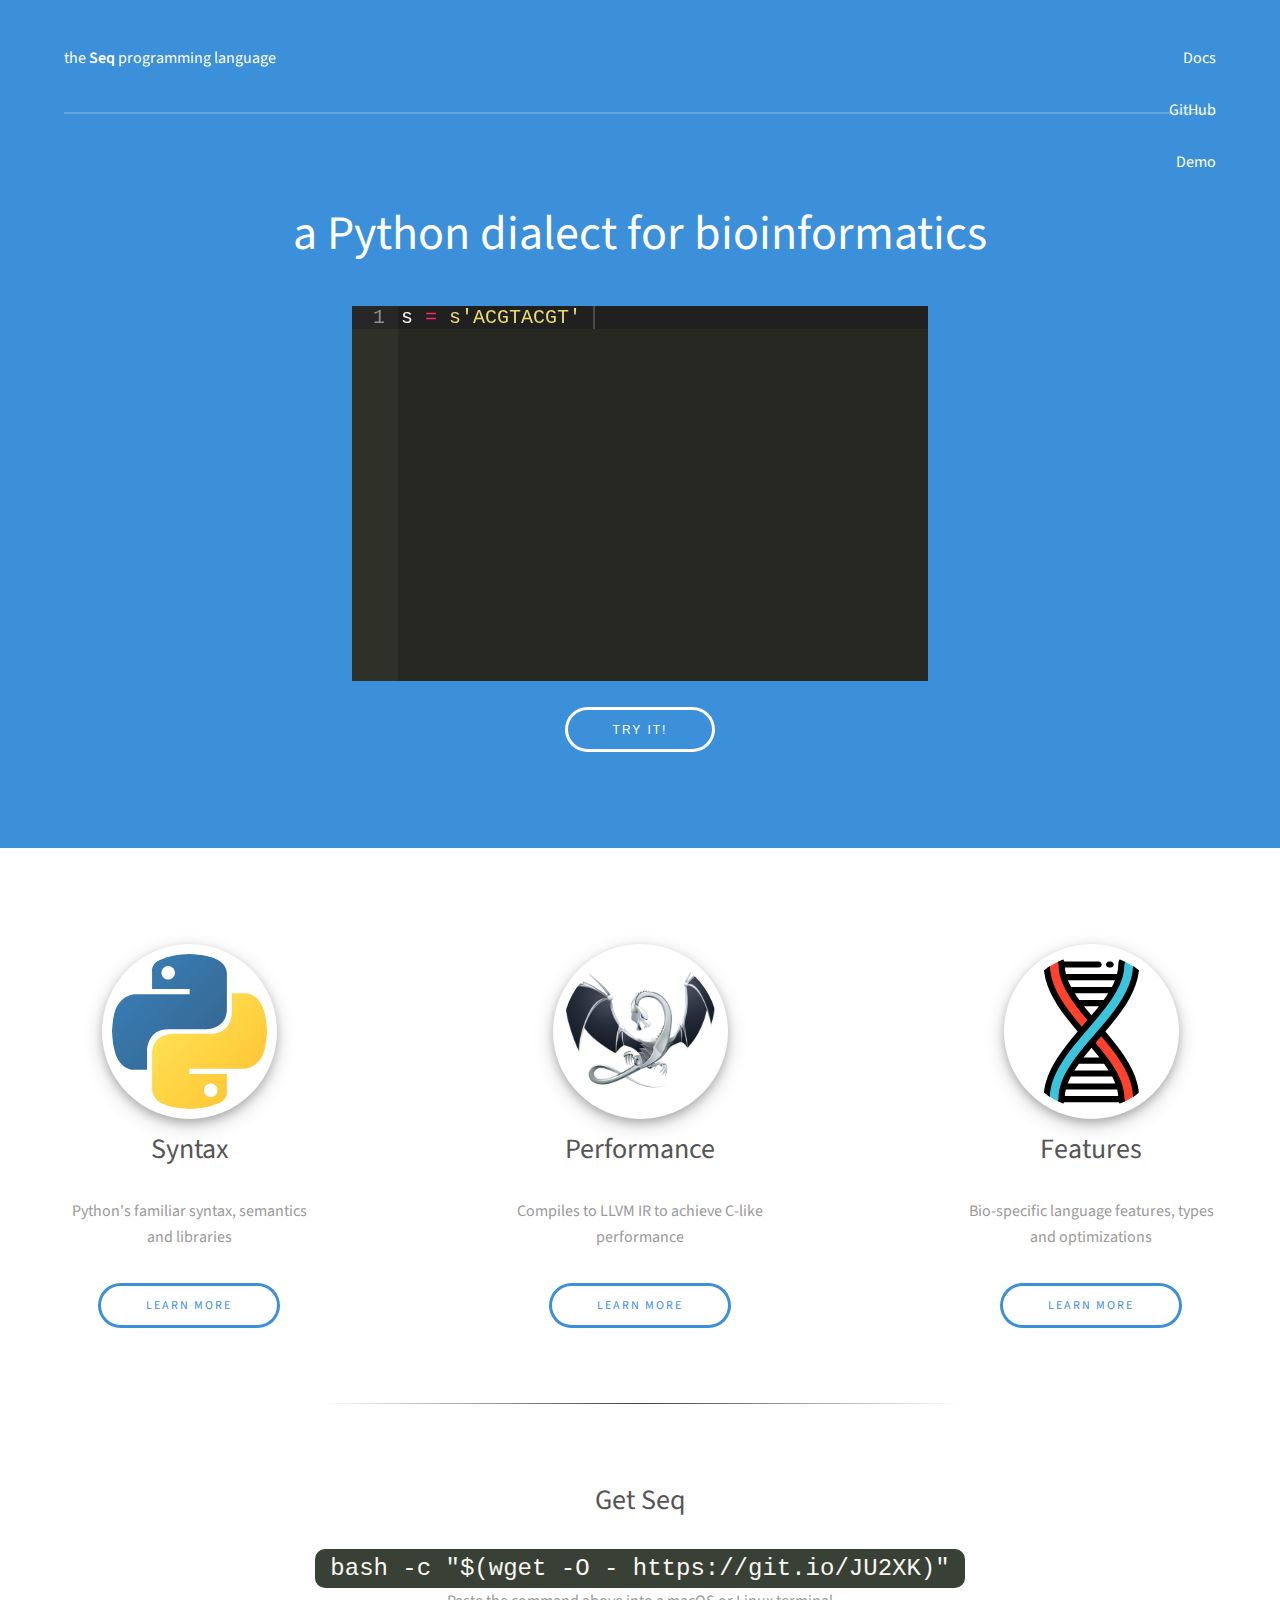
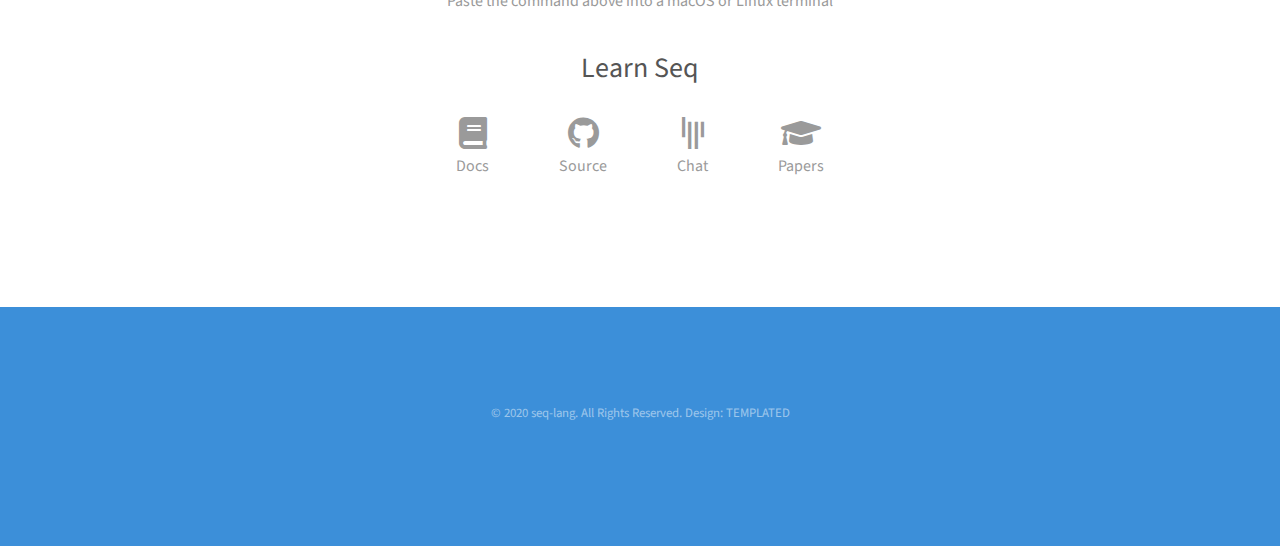
<file: index.html>
<!DOCTYPE HTML>
<html>
    <head>
        <!-- Global site tag (gtag.js) - Google Analytics -->
        <script async src="https://www.googletagmanager.com/gtag/js?id=UA-179525394-1"></script>
        <script>
          window.dataLayer = window.dataLayer || [];
          function gtag(){dataLayer.push(arguments);}
          gtag('js', new Date());

          gtag('config', 'UA-179525394-1');
        </script>
        <link rel="apple-touch-icon" sizes="180x180" href="images/apple-touch-icon.png">
        <link rel="icon" type="image/png" sizes="32x32" href="images/favicon-32x32.png">
        <link rel="icon" type="image/png" sizes="16x16" href="images/favicon-16x16.png">
        <link rel="manifest" href="images/site.webmanifest">
        <title>Seq Programming Language</title>
        <style type="text/css" media="screen">
            #editor {
                position: absolute;
                top: 0;
                right: 0;
                bottom: 0;
                left: 0;
            }

            .seqpad {
                position: relative;
                margin: 0 auto;
                height: 375px;
                width: 50%;
            }

            @media only screen and (max-width: 760px) {
                .seqpad {
                    width: 95%;
                }
            }

            #seqtry {
                -moz-appearance: none;
                -webkit-appearance: none;
                -ms-appearance: none;
                appearance: none;
                -moz-transition: background-color 0.2s ease-in-out, color 0.2s ease-in-out;
                -webkit-transition: background-color 0.2s ease-in-out, color 0.2s ease-in-out;
                -ms-transition: background-color 0.2s ease-in-out, color 0.2s ease-in-out;
                transition: background-color 0.2s ease-in-out, color 0.2s ease-in-out;
                background-color: transparent;
                box-shadow: inset 0 0 0 3px #ffffff;
                color: #ffffff !important;
                border-radius: 30px;
                border: 0;
                cursor: pointer;
                display: inline-block;
                font-size: .75em;
                font-weight: 400;
                height: 3.75em;
                line-height: 3.85em;
                letter-spacing: 2px;
                padding: 0 4em;
                text-align: center;
                text-decoration: none;
                text-transform: uppercase;
                white-space: nowrap;
            }

            #seqtry:hover {
                background-color: #559edd;
            }

            .quicklinks {
                display: flex;
                justify-content: center;
                flex-direction: row;
                position: relative;
                margin: 0 auto;
                height: auto;
                text-align: center;
            }

            .quicklink {
                -moz-appearance: none;
                -webkit-appearance: none;
                -ms-appearance: none;
                appearance: none;
                -moz-transition: color 0.2s ease-in-out, color 0.2s ease-in-out;
                -webkit-transition: color 0.2s ease-in-out, color 0.2s ease-in-out;
                -ms-transition: color 0.2s ease-in-out, color 0.2s ease-in-out;
                transition: color 0.2s ease-in-out, color 0.2s ease-in-out;
                float: left;
                padding-left: 35px;
                padding-right: 35px;
            }

            @media only screen and (max-width: 760px) {
                .quicklink {
                    padding-left: 20px;
                    padding-right: 20px;
                }
            }

            .quicklink:hover {
                color: #666666;
                cursor: pointer;
            }

            .seqinstall {
                width: 100%;
                overflow: scroll;
                white-space: nowrap;
            }
        </style>
        <meta charset="utf-8" />
        <meta name="viewport" content="width=device-width, initial-scale=1" />
        <link rel="stylesheet" href="assets/css/main.css" />
    </head>
    <body>

        <!-- Header -->
            <header id="header">
                <div class="inner">
                    <a href="index.html" class="logo">the <strong>Seq</strong> programming language</a>
                    <nav id="nav">
                        <div class="navitem" onclick="window.location.href='https://docs.seq-lang.org'">Docs</div>
                        <div class="navitem" onclick="window.location.href='https://github.com/seq-lang/seq'">GitHub</div>
                        <div class="navitem" onclick="window.location.href='demo.html?code='">Demo</div>
                    </nav>
                    <a href="#navPanel" class="navPanelToggle"><span class="fa fa-bars"></span></a>
                </div>
            </header>

        <!-- Banner -->
            <section id="banner">
                <div class="inner">
                    <header>
                        <h1>a Python dialect for bioinformatics</h1>
                    </header>

                    <div class="seqpad" onclick="editorClick();">
                        <div id="editor"></div>
                    </div>

                    <br />

                    <button onclick="trySeq()" id="seqtry">Try it!</button>
                </div>
            </section>

        <!-- Three -->
            <section id="three" class="wrapper align-center">
                <div class="inner">
                    <div class="flex flex-3">
                        <article>
                            <div class="image round">
                                <img src="images/python.svg" width="175" height="175" style="padding: 10px" alt="Python logo" />
                            </div>
                            <header>
                                <h3>Syntax</h3>
                            </header>
                            <p>Python's familiar syntax, semantics and libraries</p>
                            <footer>
                                <a href="syntax.html" class="button">Learn More</a>
                            </footer>
                        </article>
                        <article>
                            <div class="image round">
                                <img src="images/dragon.png" width="175" height="175" style="padding: 10px" alt="LLVM dragon" />
                            </div>
                            <header>
                                <h3>Performance</h3>
                            </header>
                            <p>Compiles to LLVM IR to achieve C-like performance</p>
                            <footer>
                                <a href="performance.html" class="button">Learn More</a>
                            </footer>
                        </article>
                        <article>
                            <div class="image round">
                                <img src="images/dna.svg" width="175" height="175" style="padding: 10px" alt="DNA" />
                            </div>
                            <header>
                                <h3>Features</h3>
                            </header>
                            <p>Bio-specific language features, types and optimizations</p>
                            <footer>
                                <a href="features.html" class="button">Learn More</a>
                            </footer>
                        </article>
                    </div>
                </div>

                <hr />

                <h3>Get Seq</h3>
                <div class="seqinstall">
                    <code onclick="selectText(this)">bash -c "$(wget -O - https://git.io/JU2XK)"</code>
                </div>
                <p>Paste the command above into a macOS or Linux terminal</p>

                <h3>Learn Seq</h3>
                <div class="quicklinks">
                    <div class="quicklink" onclick="window.location.href = 'https://docs.seq-lang.org'">
                        <span class="fa fa-book fa-2x"></span>
                        <br />
                        <p>Docs</p>
                    </div>
                    <div class="quicklink" onclick="window.location.href = 'https://github.com/seq-lang/seq'">
                        <span class="fab fa-github fa-2x"></span>
                        <br />
                        <p>Source</p>
                    </div>
                    <div class="quicklink" onclick="window.location.href = 'https://gitter.im/seq-lang/seq'">
                        <span class="fab fa-gitter fa-2x"></span>
                        <br />
                        <p>Chat</p>
                    </div>
                    <div class="quicklink">
                        <span class="fa fa-graduation-cap fa-2x" onclick="window.location.href = 'publications.html'"></span>
                        <br />
                        <p>Papers</p>
                    </div>
                </div>

            </section>

        <!-- Footer -->
            <footer id="footer">
                <div class="inner">
                    <div class="copyright">
                        &copy; 2020 <a href="https://github.com/seq-lang">seq-lang</a>. All Rights Reserved. Design: <a href="https://templated.co">TEMPLATED</a>
                    </div>
                </div>
            </footer>

        <!-- Scripts -->
            <script src="assets/js/jquery.min.js"></script>
            <script src="assets/js/skel.min.js"></script>
            <script src="assets/js/util.js"></script>
            <script src="assets/js/main.js"></script>
            <script src="assets/js/ace/ace.js"></script>
            <script type="text/javascript">
                function isMobileTablet() {
                    var check = false;
                    (function(a){
                        if(/(android|bb\d+|meego).+mobile|avantgo|bada\/|blackberry|blazer|compal|elaine|fennec|hiptop|iemobile|ip(hone|od)|iris|kindle|lge |maemo|midp|mmp|mobile.+firefox|netfront|opera m(ob|in)i|palm( os)?|phone|p(ixi|re)\/|plucker|pocket|psp|series(4|6)0|symbian|treo|up\.(browser|link)|vodafone|wap|windows ce|xda|xiino|android|ipad|playbook|silk/i.test(a)||/1207|6310|6590|3gso|4thp|50[1-6]i|770s|802s|a wa|abac|ac(er|oo|s\-)|ai(ko|rn)|al(av|ca|co)|amoi|an(ex|ny|yw)|aptu|ar(ch|go)|as(te|us)|attw|au(di|\-m|r |s )|avan|be(ck|ll|nq)|bi(lb|rd)|bl(ac|az)|br(e|v)w|bumb|bw\-(n|u)|c55\/|capi|ccwa|cdm\-|cell|chtm|cldc|cmd\-|co(mp|nd)|craw|da(it|ll|ng)|dbte|dc\-s|devi|dica|dmob|do(c|p)o|ds(12|\-d)|el(49|ai)|em(l2|ul)|er(ic|k0)|esl8|ez([4-7]0|os|wa|ze)|fetc|fly(\-|_)|g1 u|g560|gene|gf\-5|g\-mo|go(\.w|od)|gr(ad|un)|haie|hcit|hd\-(m|p|t)|hei\-|hi(pt|ta)|hp( i|ip)|hs\-c|ht(c(\-| |_|a|g|p|s|t)|tp)|hu(aw|tc)|i\-(20|go|ma)|i230|iac( |\-|\/)|ibro|idea|ig01|ikom|im1k|inno|ipaq|iris|ja(t|v)a|jbro|jemu|jigs|kddi|keji|kgt( |\/)|klon|kpt |kwc\-|kyo(c|k)|le(no|xi)|lg( g|\/(k|l|u)|50|54|\-[a-w])|libw|lynx|m1\-w|m3ga|m50\/|ma(te|ui|xo)|mc(01|21|ca)|m\-cr|me(rc|ri)|mi(o8|oa|ts)|mmef|mo(01|02|bi|de|do|t(\-| |o|v)|zz)|mt(50|p1|v )|mwbp|mywa|n10[0-2]|n20[2-3]|n30(0|2)|n50(0|2|5)|n7(0(0|1)|10)|ne((c|m)\-|on|tf|wf|wg|wt)|nok(6|i)|nzph|o2im|op(ti|wv)|oran|owg1|p800|pan(a|d|t)|pdxg|pg(13|\-([1-8]|c))|phil|pire|pl(ay|uc)|pn\-2|po(ck|rt|se)|prox|psio|pt\-g|qa\-a|qc(07|12|21|32|60|\-[2-7]|i\-)|qtek|r380|r600|raks|rim9|ro(ve|zo)|s55\/|sa(ge|ma|mm|ms|ny|va)|sc(01|h\-|oo|p\-)|sdk\/|se(c(\-|0|1)|47|mc|nd|ri)|sgh\-|shar|sie(\-|m)|sk\-0|sl(45|id)|sm(al|ar|b3|it|t5)|so(ft|ny)|sp(01|h\-|v\-|v )|sy(01|mb)|t2(18|50)|t6(00|10|18)|ta(gt|lk)|tcl\-|tdg\-|tel(i|m)|tim\-|t\-mo|to(pl|sh)|ts(70|m\-|m3|m5)|tx\-9|up(\.b|g1|si)|utst|v400|v750|veri|vi(rg|te)|vk(40|5[0-3]|\-v)|vm40|voda|vulc|vx(52|53|60|61|70|80|81|83|85|98)|w3c(\-| )|webc|whit|wi(g |nc|nw)|wmlb|wonu|x700|yas\-|your|zeto|zte\-/i.test(a.substr(0,4)))
                            check = true;
                    })(navigator.userAgent||navigator.vendor||window.opera);
                    return check;
                }
                var editor = ace.edit("editor");
                editor.setTheme("ace/theme/monokai");
                editor.session.setMode("ace/mode/seq");
                editor.setShowPrintMargin(false);
                document.getElementById('editor').style.fontSize = '20px';

                var i = 0;
                var txt = "s = s'ACGTACGT'    # sequence literal\nprint s[2:5]       # subsequence\nprint ~s           # reverse complement\nkmer = Kmer[8](s)  # convert to k-mer\n\n# iterate over length-3 subsequences\n# with step 2\nfor sub in s.split(3, step=2):\nprint sub[-1]  # last base\n\n# iterate over 2-mers with step 1\nfor kmer in sub.kmers[Kmer[2]](step=1):\nprint ~kmer  # '~' also works on k-mers";
                var txt2 = "s = s'ACGTACGT'    # sequence literal\nprint s[2:5]       # subsequence\nprint ~s           # reverse complement\nkmer = Kmer[8](s)  # convert to k-mer\n\n# iterate over length-3 subsequences\n# with step 2\nfor sub in s.split(3, step=2):\n    print sub[-1]  # last base\n\n    # iterate over 2-mers with step 1\n    for kmer in sub.kmers[Kmer[2]](step=1):\n        print ~kmer  # '~' also works on k-mers";
                var speed = 50; /* The speed/duration of the effect in milliseconds */

                function typeWriter() {
                    if (0 <= i && i < txt.length) {
                        editor.insert(txt.charAt(i));
                        i++;
                        setTimeout(typeWriter, speed);
                    } else {
                        i = -1;
                    }
                }

                function editorClick() {
                    if (i != -1) {
                        i = -1;
                        editor.setValue(txt2, 1);
                    }
                }

                function selectText(elem) {
                    if (document.selection) {
                        var range = document.body.createTextRange();
                        range.moveToElementText(elem);
                        range.select();
                    } else if (window.getSelection) {
                        var range = document.createRange();
                        range.selectNode(elem);
                        window.getSelection().addRange(range);
                    }
                }

                function trySeq() {
                    editorClick();  // make sure we don't take partial input
                    window.location.href = "demo.html?code=" + encodeURIComponent(editor.getValue());
                }

                if (isMobileTablet()) {
                    editorClick();
                } else {
                    typeWriter();
                }
            </script>

    </body>
</html>
</file>
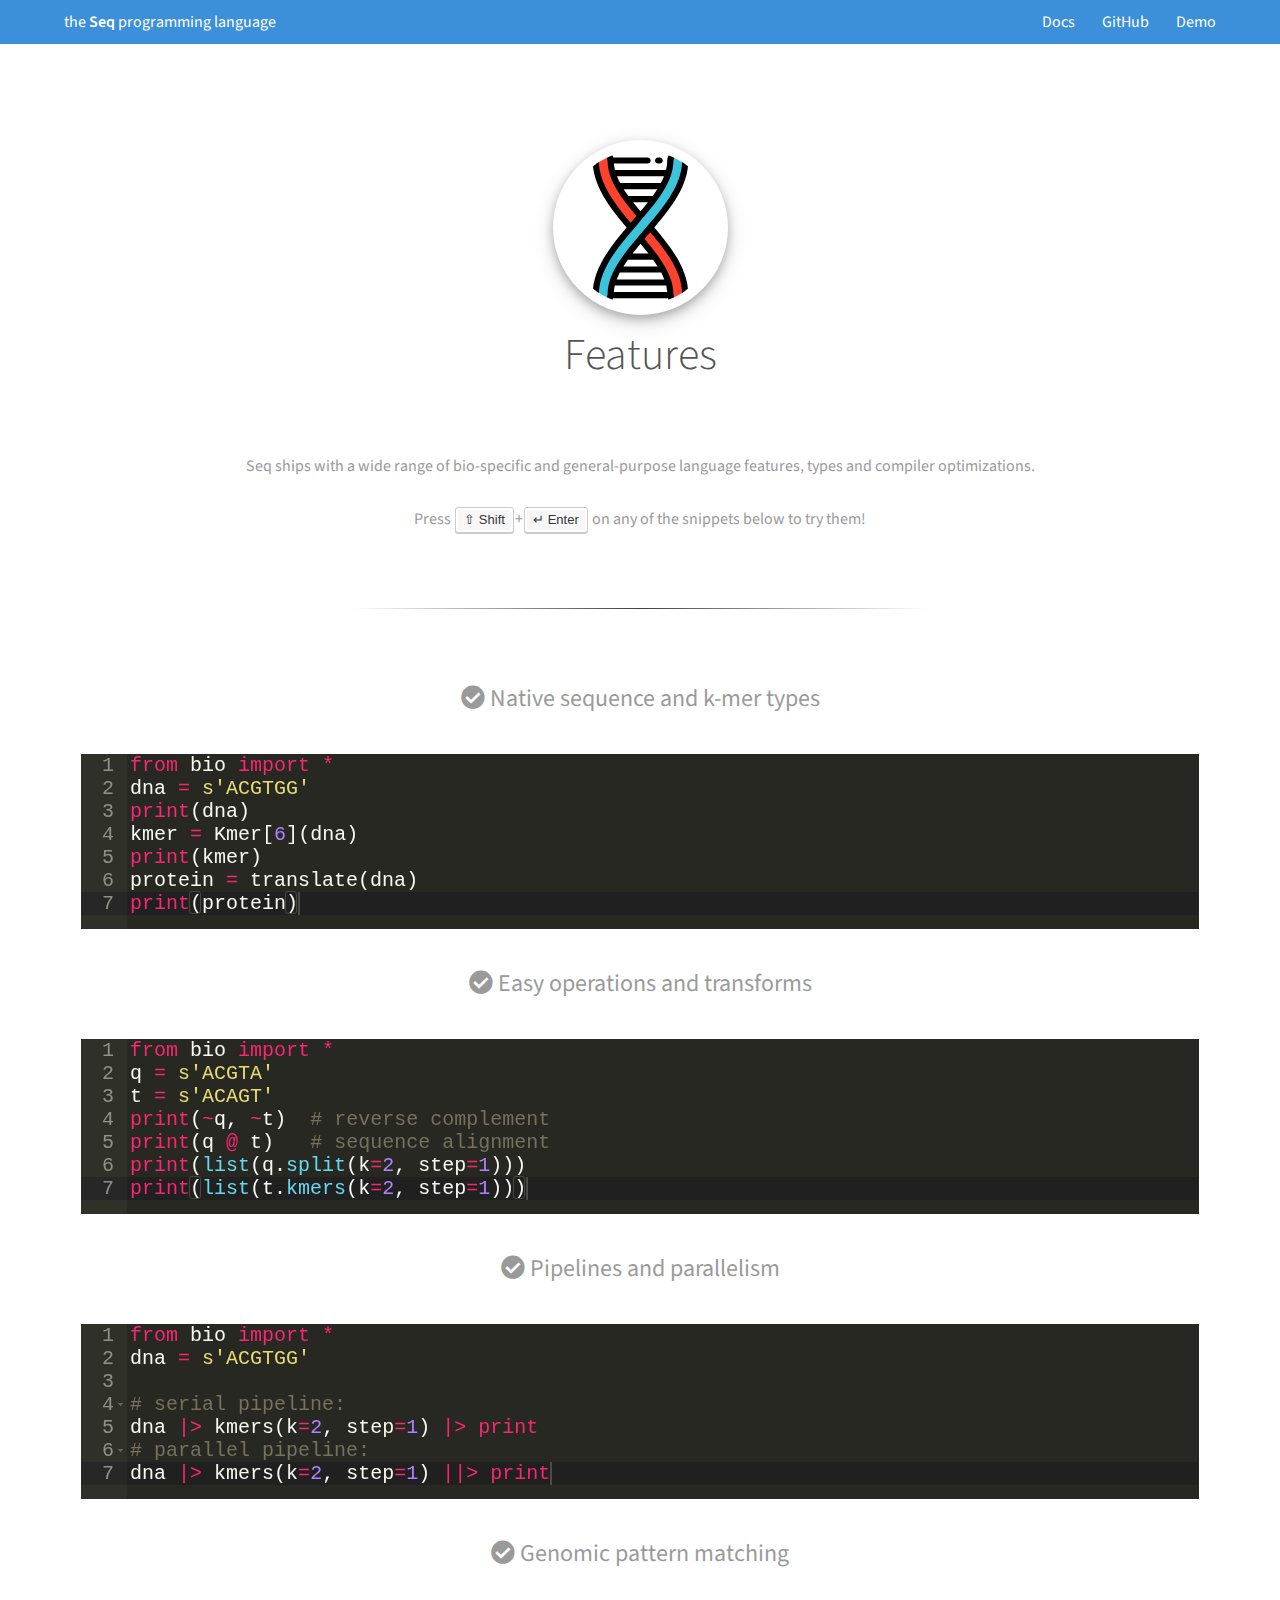
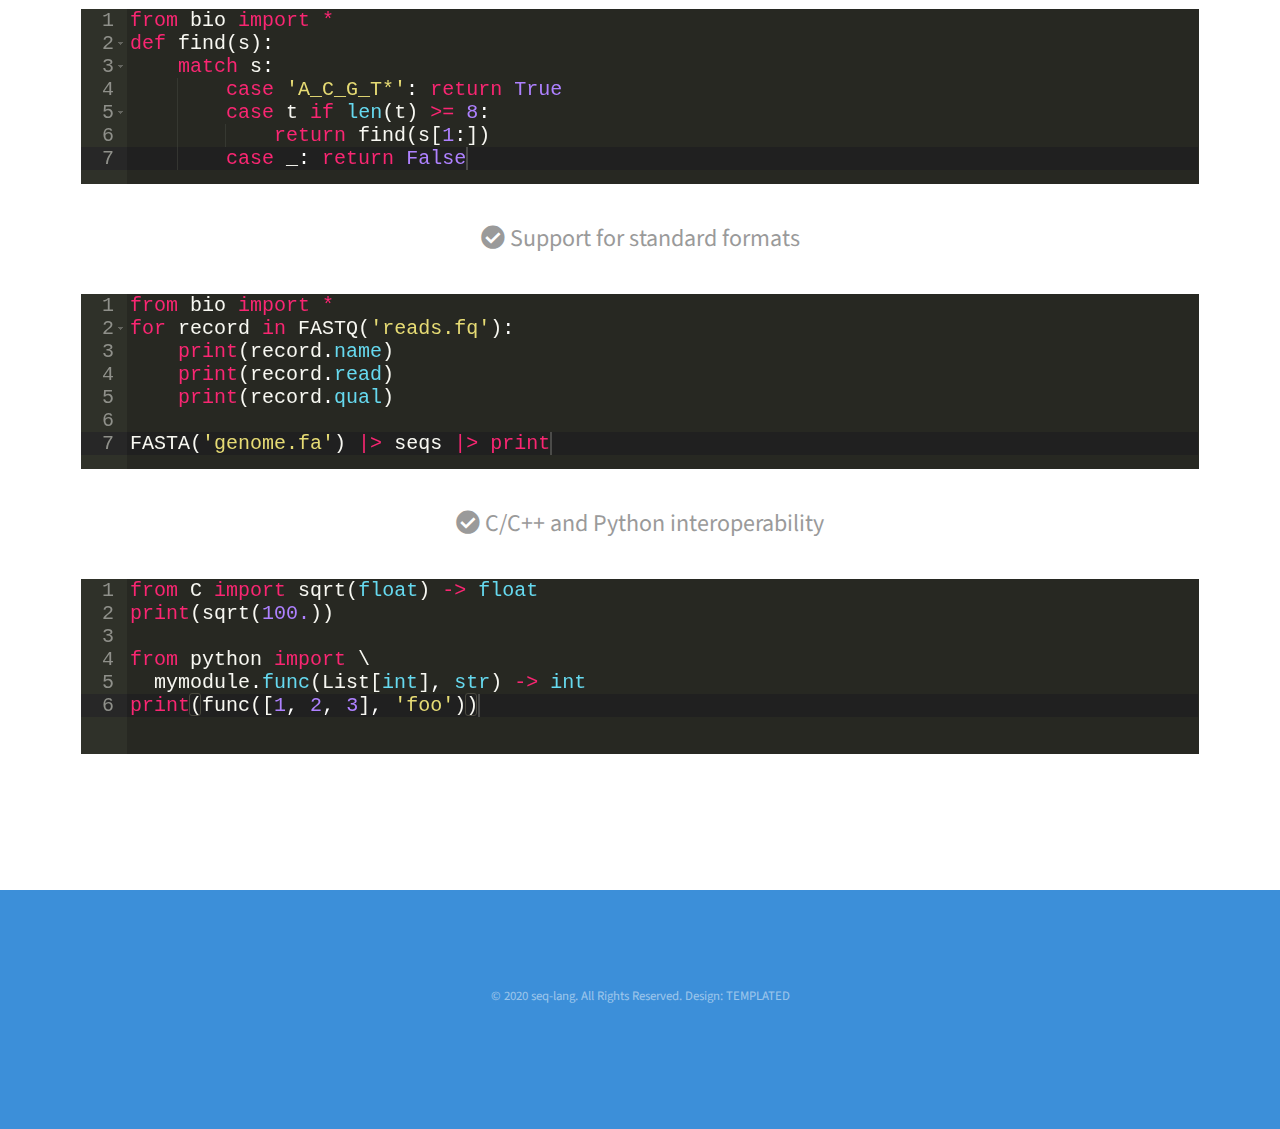
<file: features.html>
<!DOCTYPE HTML>
<!--
    Projection by TEMPLATED
    templated.co @templatedco
    Released for free under the Creative Commons Attribution 3.0 license (templated.co/license)
-->
<html>
    <head>
        <link rel="apple-touch-icon" sizes="180x180" href="images/apple-touch-icon.png">
        <link rel="icon" type="image/png" sizes="32x32" href="images/favicon-32x32.png">
        <link rel="icon" type="image/png" sizes="16x16" href="images/favicon-16x16.png">
        <link rel="manifest" href="images/site.webmanifest">
        <title>Seq • Features</title>
        <meta charset="utf-8" />
        <meta name="viewport" content="width=device-width, initial-scale=1" />
        <link rel="stylesheet" href="assets/css/main.css" />
    </head>
    <body class="subpage">

        <!-- Header -->
            <header id="header">
                <div class="inner">
                    <a href="index.html" class="logo">the <strong>Seq</strong> programming language</a>
                    <nav id="nav">
                        <a class="navitem" href="https://docs.seq-lang.org">Docs</a>
                        <a class="navitem" href="https://github.com/seq-lang/seq">GitHub</a>
                        <a class="navitem" href="demo.html?code=">Demo</a>
                    </nav>
                    <a href="#navPanel" class="navPanelToggle"><span class="fa fa-bars"></span></a>
                </div>
            </header>

        <!-- Main -->
            <section id="main" class="wrapper">
                <div class="inner">
                    <div class="image round">
                        <img src="images/dna.svg" width="175" height="175" style="padding: 10px" alt="DNA" />
                    </div>
                    <header class="align-center">
                        <h2>Features</h2>
                    </header>
                    <div class="info">
                        Seq ships with a wide range of bio-specific and general-purpose language features, types and compiler optimizations.

                        <br />
                        <br />

                        Press <kbd>&#8679; Shift</kbd>+<kbd>&#8629; Enter</kbd> on any of the snippets below to try them!
                    </div>

                    <hr />

                    <div class="snippet-pane">
                        <div class="snippet-info">
                            <i class="fa fa-check-circle"></i> Native sequence and k-mer types
                        </div>
                        <div class="snippet-code">
                            <div class="snippet" id="snippet1"></div>
                        </div>
                    </div>

                    <div class="snippet-pane">
                        <div class="snippet-info">
                            <i class="fa fa-check-circle"></i> Easy operations and transforms
                        </div>
                        <div class="snippet-code">
                            <div class="snippet" id="snippet2"></div>
                        </div>
                    </div>

                    <div class="snippet-pane">
                        <div class="snippet-info">
                            <i class="fa fa-check-circle"></i> Pipelines and parallelism
                        </div>
                        <div class="snippet-code">
                            <div class="snippet" id="snippet3"></div>
                        </div>
                    </div>

                    <div class="snippet-pane">
                        <div class="snippet-info">
                            <i class="fa fa-check-circle"></i> Genomic pattern matching
                        </div>
                        <div class="snippet-code">
                            <div class="snippet" id="snippet4"></div>
                        </div>
                    </div>

                    <div class="snippet-pane">
                        <div class="snippet-info">
                            <i class="fa fa-check-circle"></i> Support for standard formats
                        </div>
                        <div class="snippet-code">
                            <div class="snippet" id="snippet5"></div>
                        </div>
                    </div>

                    <div class="snippet-pane">
                        <div class="snippet-info">
                            <i class="fa fa-check-circle"></i> C/C++ and Python interoperability
                        </div>
                        <div class="snippet-code">
                            <div class="snippet" id="snippet6"></div>
                        </div>
                    </div>
                </div>
            </section>

        <!-- Footer -->
            <footer id="footer">
                <div class="inner">
                    <div class="copyright">
                        &copy; 2020 <a href="https://github.com/seq-lang">seq-lang</a>. All Rights Reserved. Design: <a href="https://templated.co">TEMPLATED</a>
                    </div>
                </div>
            </footer>

        <!-- Scripts -->
            <script src="assets/js/jquery.min.js"></script>
            <script src="assets/js/skel.min.js"></script>
            <script src="assets/js/util.js"></script>
            <script src="assets/js/main.js"></script>
            <script src="assets/js/ace/ace.js"></script>
            <script src="assets/js/editors.js"></script>
            <script type="text/javascript">
                e1 = newEditor("snippet1");
                setEditor(e1, "samples/snippets/seqs.seq");

                e2 = newEditor("snippet2");
                setEditor(e2, "samples/snippets/ops.seq");

                e3 = newEditor("snippet3");
                setEditor(e3, "samples/snippets/pipes.seq");

                e4 = newEditor("snippet4");
                setEditor(e4, "samples/snippets/match.seq");

                e5 = newEditor("snippet5");
                setEditor(e5, "samples/snippets/formats.seq");

                e6 = newEditor("snippet6");
                setEditor(e6, "samples/snippets/interop.seq");
            </script>
    </body>
</html>
</file>
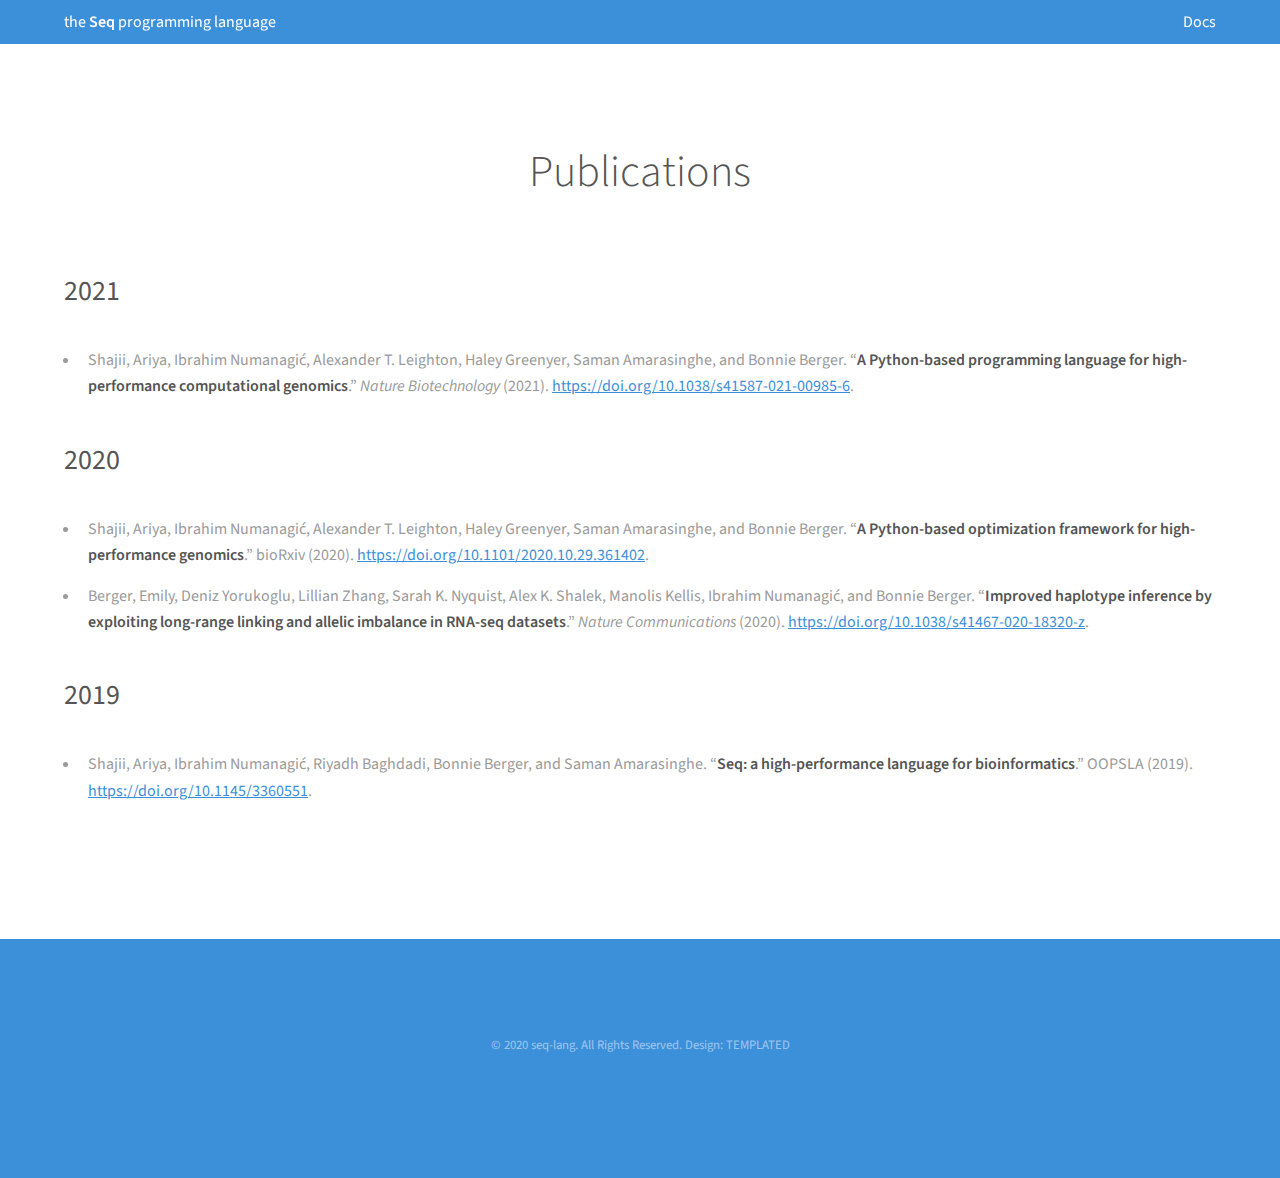
<file: publications.html>
<!DOCTYPE HTML>
<html>
    <head>
        <!-- Global site tag (gtag.js) - Google Analytics -->
        <script async src="https://www.googletagmanager.com/gtag/js?id=UA-179525394-1"></script>
        <script>
          window.dataLayer = window.dataLayer || [];
          function gtag(){dataLayer.push(arguments);}
          gtag('js', new Date());

          gtag('config', 'UA-179525394-1');
        </script>
        <link rel="apple-touch-icon" sizes="180x180" href="images/apple-touch-icon.png">
        <link rel="icon" type="image/png" sizes="32x32" href="images/favicon-32x32.png">
        <link rel="icon" type="image/png" sizes="16x16" href="images/favicon-16x16.png">
        <link rel="manifest" href="images/site.webmanifest">
        <title>Seq • Publications</title>
        <style type="text/css" media="screen">
            .pubs {
                text-align: left;
            }

            ul li { padding: 7px 0px; }
        </style>
        <meta charset="utf-8" />
        <meta name="viewport" content="width=device-width, initial-scale=1" />
        <link rel="stylesheet" href="assets/css/main.css" />
    </head>
    <body class="subpage">

        <!-- Header -->
            <header id="header">
                <div class="inner">
                    <a href="index.html" class="logo">the <strong>Seq</strong> programming language</a>
                    <nav id="nav">
                        <div class="navitem" onclick="window.location.href='https://docs.seq-lang.org'">Docs</div>
                        <div class="navitem" onclick="window.location.href='https://github.com/seq-lang/seq'">GitHub</div>
                        <div class="navitem" onclick="window.location.href='demo.html?code='">Demo</div>
                    </nav>
                    <a href="#navPanel" class="navPanelToggle"><span class="fa fa-bars"></span></a>
                </div>
            </header>

        <!-- Main -->
            <section id="main" class="wrapper">
                <div class="inner">
                    <header class="align-center">
                        <h2>Publications</h2>
                    </header>
                    <div class="pubs">
                        <h3>2021</h3>
                        <ul>
                            <li>
                                Shajii, Ariya, Ibrahim Numanagić, Alexander T. Leighton, Haley Greenyer, Saman Amarasinghe, and Bonnie Berger. “<b>A Python-based programming language for high-performance computational genomics</b>.” <i>Nature Biotechnology</i> (2021). <a href="https://doi.org/10.1038/s41587-021-00985-6">https://doi.org/10.1038/s41587-021-00985-6</a>.
                            </li>
                        </ul>
                        <h3>2020</h3>
                        <ul>
                            <li>
                                Shajii, Ariya, Ibrahim Numanagić, Alexander T. Leighton, Haley Greenyer, Saman Amarasinghe, and Bonnie Berger. “<b>A Python-based optimization framework for high-performance genomics</b>.” bioRxiv (2020). <a href="https://doi.org/10.1101/2020.10.29.361402">https://doi.org/10.1101/2020.10.29.361402</a>.
                            </li>
                            <li>
                                Berger, Emily, Deniz Yorukoglu, Lillian Zhang, Sarah K. Nyquist, Alex K. Shalek, Manolis Kellis, Ibrahim Numanagić, and Bonnie Berger. “<b>Improved haplotype inference by exploiting long-range linking and allelic imbalance in RNA-seq datasets</b>.” <i>Nature Communications</i> (2020). <a href="https://doi.org/10.1038/s41467-020-18320-z">https://doi.org/10.1038/s41467-020-18320-z</a>.
                            </li>
                        </ul>
                        <h3>2019</h3>
                        <ul>
                            <li>
                                Shajii, Ariya, Ibrahim Numanagić, Riyadh Baghdadi, Bonnie Berger, and Saman Amarasinghe. “<b>Seq: a high-performance language for bioinformatics</b>.” OOPSLA (2019). <a href="https://doi.org/10.1145/3360551">https://doi.org/10.1145/3360551</a>.
                            </li>
                        </ul>
                    </div>

                </div>
            </section>

        <!-- Footer -->
            <footer id="footer">
                <div class="inner">
                    <div class="copyright">
                        &copy; 2020 <a href="https://github.com/seq-lang">seq-lang</a>. All Rights Reserved. Design: <a href="https://templated.co">TEMPLATED</a>
                    </div>
                </div>
            </footer>

        <!-- Scripts -->
            <script src="assets/js/jquery.min.js"></script>
            <script src="assets/js/skel.min.js"></script>
            <script src="assets/js/util.js"></script>
            <script src="assets/js/main.js"></script>
    </body>
</html>
</file>
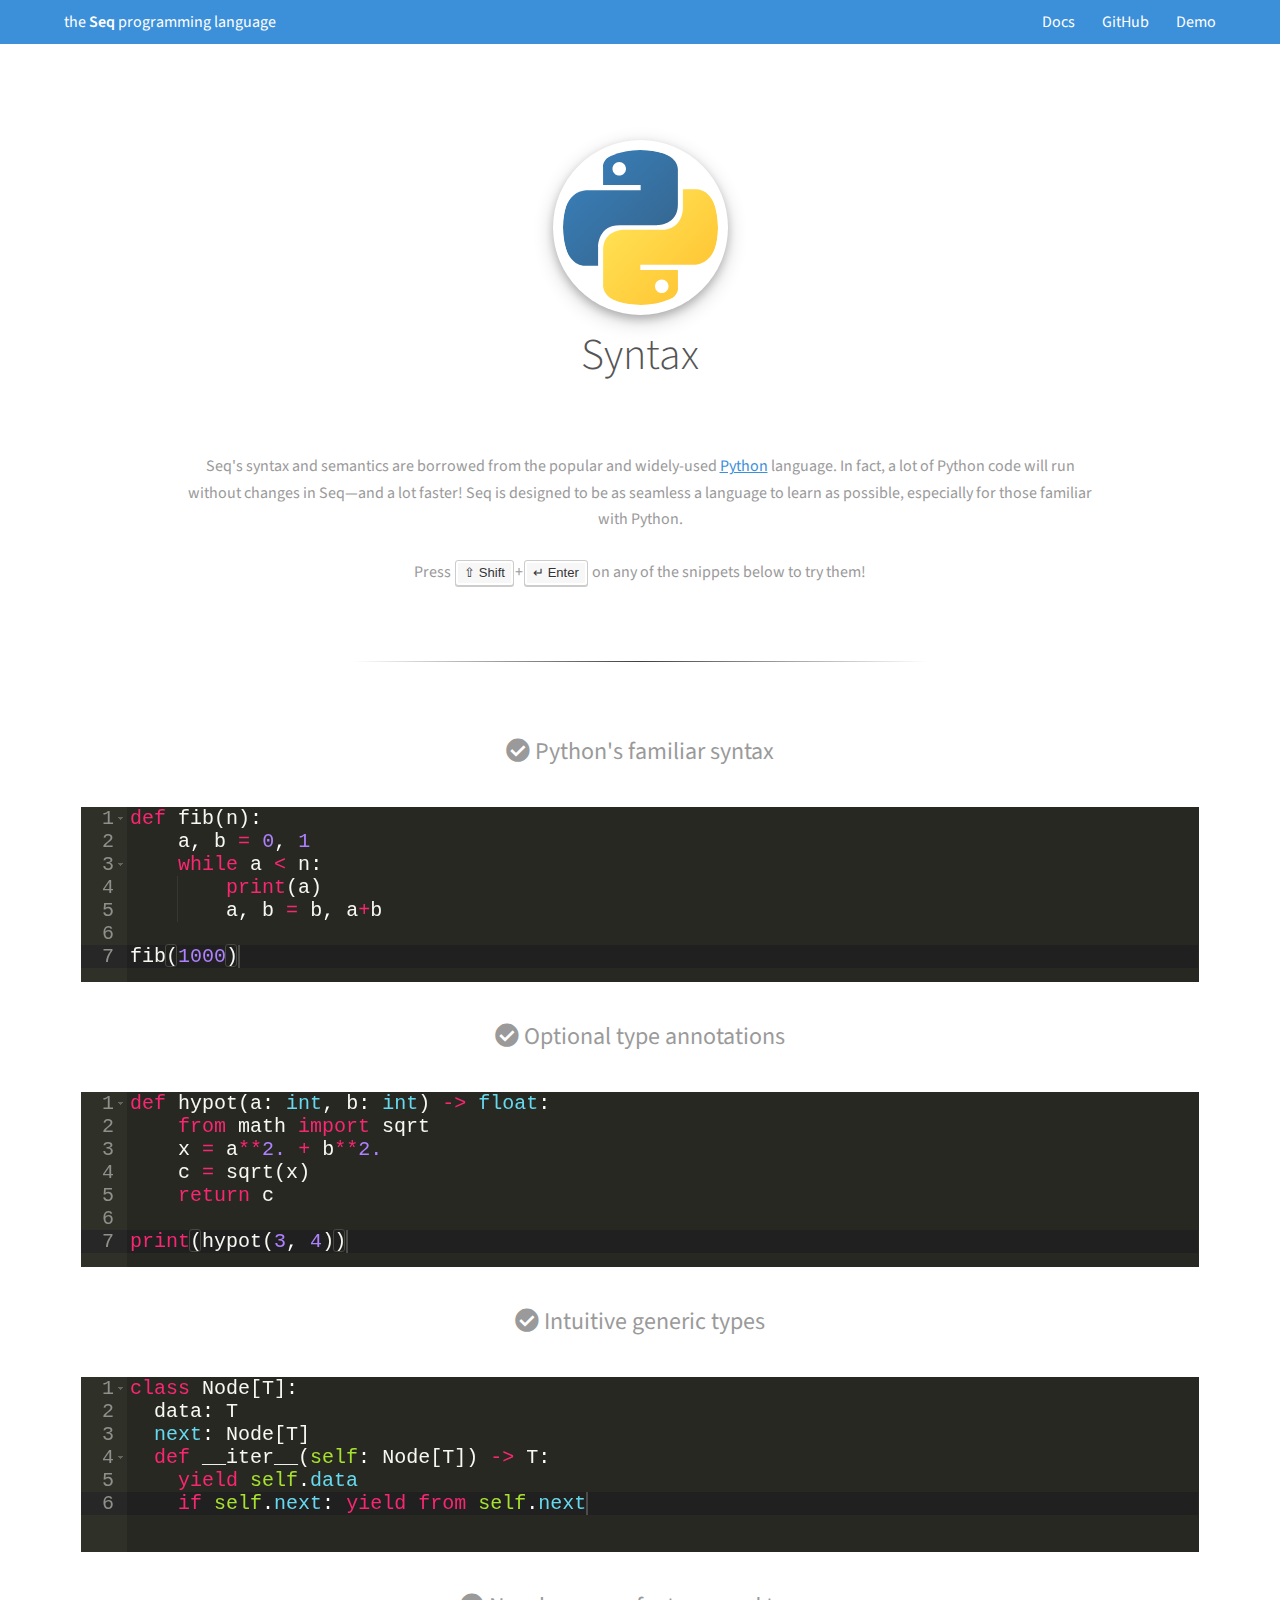
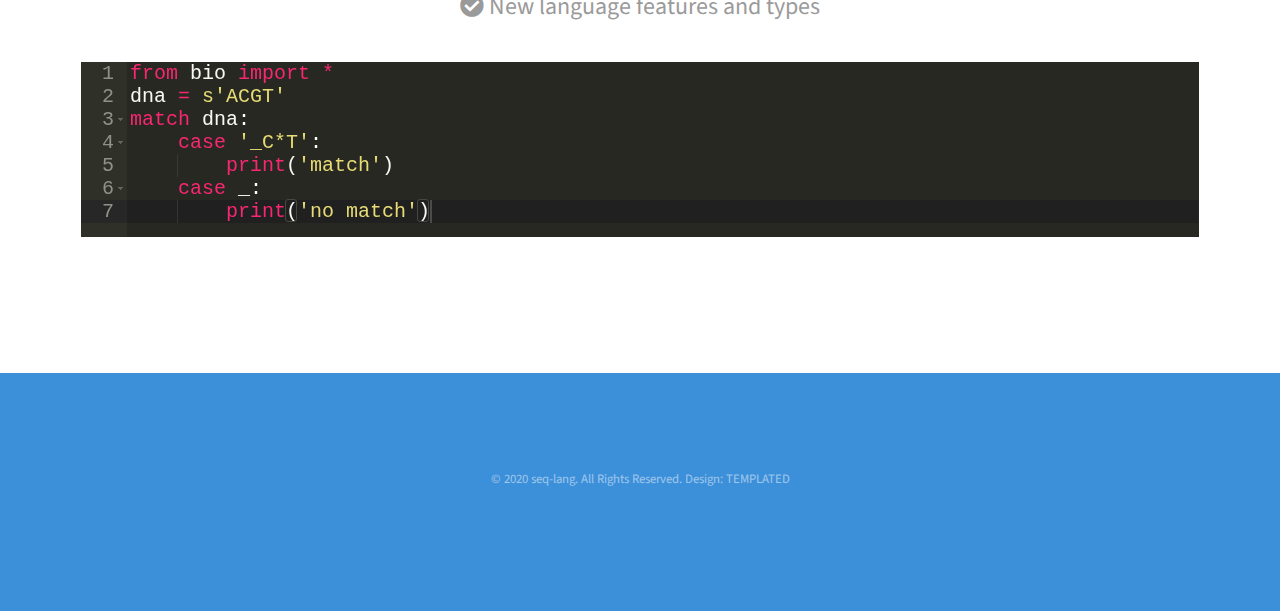
<file: syntax.html>
<!DOCTYPE HTML>
<!--
    Projection by TEMPLATED
    templated.co @templatedco
    Released for free under the Creative Commons Attribution 3.0 license (templated.co/license)
-->
<html>
    <head>
        <link rel="apple-touch-icon" sizes="180x180" href="images/apple-touch-icon.png">
        <link rel="icon" type="image/png" sizes="32x32" href="images/favicon-32x32.png">
        <link rel="icon" type="image/png" sizes="16x16" href="images/favicon-16x16.png">
        <link rel="manifest" href="images/site.webmanifest">
        <title>Seq • Syntax</title>
        <meta charset="utf-8" />
        <meta name="viewport" content="width=device-width, initial-scale=1" />
        <link rel="stylesheet" href="assets/css/main.css" />
    </head>
    <body class="subpage">

        <!-- Header -->
            <header id="header">
                <div class="inner">
                    <a href="index.html" class="logo">the <strong>Seq</strong> programming language</a>
                    <nav id="nav">
                        <a class="navitem" href="https://docs.seq-lang.org">Docs</a>
                        <a class="navitem" href="https://github.com/seq-lang/seq">GitHub</a>
                        <a class="navitem" href="demo.html?code=">Demo</a>
                    </nav>
                    <a href="#navPanel" class="navPanelToggle"><span class="fa fa-bars"></span></a>
                </div>
            </header>

        <!-- Main -->
            <section id="main" class="wrapper">
                <div class="inner">
                    <div class="image round">
                        <img src="images/python.svg" width="175" height="175" style="padding: 10px" alt="Python logo" />
                    </div>
                    <header class="align-center">
                        <h2>Syntax</h2>
                    </header>
                    <div class="info">
                        Seq's syntax and semantics are borrowed from the popular and widely-used <a href="https://python.org">Python</a> language.
                        In fact, a lot of Python code will run without changes in Seq&mdash;and a lot faster! Seq is designed to be as seamless a
                        language to learn as possible, especially for those familiar with Python.

                        <br />
                        <br />

                        Press <kbd>&#8679; Shift</kbd>+<kbd>&#8629; Enter</kbd> on any of the snippets below to try them!
                    </div>

                    <hr />

                    <div class="snippet-pane">
                        <div class="snippet-info">
                            <i class="fa fa-check-circle"></i> Python's familiar syntax
                        </div>
                        <div class="snippet-code">
                            <div class="snippet" id="snippet1"></div>
                        </div>
                    </div>


                    <div class="snippet-pane">
                        <div class="snippet-info">
                            <i class="fa fa-check-circle"></i> Optional type annotations
                        </div>
                        <div class="snippet-code">
                            <div class="snippet" id="snippet2"></div>
                        </div>
                    </div>

                    <div class="snippet-pane">
                        <div class="snippet-info">
                            <i class="fa fa-check-circle"></i> Intuitive generic types
                        </div>
                        <div class="snippet-code">
                            <div class="snippet" id="snippet3"></div>
                        </div>
                    </div>

                    <div class="snippet-pane">
                        <div class="snippet-info">
                            <i class="fa fa-check-circle"></i> New language features and types
                        </div>
                        <div class="snippet-code">
                            <div class="snippet" id="snippet4"></div>
                        </div>
                    </div>
                </div>
            </section>

        <!-- Footer -->
            <footer id="footer">
                <div class="inner">
                    <div class="copyright">
                        &copy; 2020 <a href="https://github.com/seq-lang">seq-lang</a>. All Rights Reserved. Design: <a href="https://templated.co">TEMPLATED</a>
                    </div>
                </div>
            </footer>

        <!-- Scripts -->
            <script src="assets/js/jquery.min.js"></script>
            <script src="assets/js/skel.min.js"></script>
            <script src="assets/js/util.js"></script>
            <script src="assets/js/main.js"></script>
            <script src="assets/js/ace/ace.js"></script>
            <script src="assets/js/editors.js"></script>
            <script type="text/javascript">
                e1 = newEditor("snippet1");
                setEditor(e1, "samples/snippets/fib.seq");

                e2 = newEditor("snippet2");
                setEditor(e2, "samples/snippets/types.seq");

                e3 = newEditor("snippet3");
                setEditor(e3, "samples/snippets/generics.seq");

                e4 = newEditor("snippet4");
                setEditor(e4, "samples/snippets/new.seq");
            </script>
    </body>
</html>
</file>
<file: assets/css/main.css>
@charset "UTF-8";

@import url(font-awesome.min.css);

@import "https://fonts.googleapis.com/css?family=Source+Sans+Pro:300,400,600";

/*
  Projection by TEMPLATED
  templated.co @templatedco
  Released for free under the Creative Commons Attribution 3.0 license (templated.co/license)
*/

/* Reset */

html, body, div, span, applet, object, iframe, h1, h2, h3, h4, h5, h6, p, blockquote, pre, a, abbr, acronym, address, big, cite, code, del, dfn, em, img, ins, q, s, samp, small, strike, strong, sub, sup, tt, var, b, u, i, center, dl, dt, dd, ol, ul, li, fieldset, form, label, legend, table, caption, tbody, tfoot, thead, tr, th, td, article, aside, canvas, details, embed, figure, figcaption, footer, header, hgroup, menu, nav, output, ruby, section, summary, time, mark, audio, video {
  margin: 0;
  padding: 0;
  border: 0;
  font-size: 100%;
  font: inherit;
  vertical-align: baseline;
}

html, body {
  max-width: 100%;
  overflow-x: hidden;
}

article, aside, details, figcaption, figure, footer, header, hgroup, menu, nav, section {
  display: block;
}

body {
  line-height: 1;
}

ol, ul {
  list-style: none;
}

blockquote, q {
  quotes: none;
}

blockquote:before, blockquote:after, q:before, q:after {
  content: '';
  content: none;
}

table {
  border-collapse: collapse;
  border-spacing: 0;
}

body {
  -webkit-text-size-adjust: none;
}

/* Box Model */

*, *:before, *:after {
  -moz-box-sizing: border-box;
  -webkit-box-sizing: border-box;
  box-sizing: border-box;
}

/* Containers */

.container {
  margin-left: auto;
  margin-right: auto;
}

.container.\31 25\25 {
  width: 100%;
  max-width: 100em;
  min-width: 80em;
}

.container.\37 5\25 {
  width: 60em;
}

.container.\35 0\25 {
  width: 40em;
}

.container.\32 5\25 {
  width: 20em;
}

.container {
  width: 80em;
}

@media screen and (max-width: 1680px) {

  .container.\31 25\25 {
    width: 100%;
    max-width: 100em;
    min-width: 80em;
  }

  .container.\37 5\25 {
    width: 60em;
  }

  .container.\35 0\25 {
    width: 40em;
  }

  .container.\32 5\25 {
    width: 20em;
  }

  .container {
    width: 80em;
  }
}

@media screen and (max-width: 1280px) {

  .container.\31 25\25 {
    width: 100%;
    max-width: 81.25em;
    min-width: 65em;
  }

  .container.\37 5\25 {
    width: 48.75em;
  }

  .container.\35 0\25 {
    width: 32.5em;
  }

  .container.\32 5\25 {
    width: 16.25em;
  }

  .container {
    width: 65em;
  }
}

@media screen and (max-width: 980px) {

  .container.\31 25\25 {
    width: 100%;
    max-width: 112.5%;
    min-width: 90%;
  }

  .container.\37 5\25 {
    width: 67.5%;
  }

  .container.\35 0\25 {
    width: 45%;
  }

  .container.\32 5\25 {
    width: 22.5%;
  }

  .container {
    width: 90%;
  }
}

@media screen and (max-width: 736px) {

  .container.\31 25\25 {
    width: 100%;
    max-width: 112.5%;
    min-width: 90%;
  }

  .container.\37 5\25 {
    width: 67.5%;
  }

  .container.\35 0\25 {
    width: 45%;
  }

  .container.\32 5\25 {
    width: 22.5%;
  }

  .container {
    width: 90% !important;
  }
}

@media screen and (max-width: 480px) {

  .container.\31 25\25 {
    width: 100%;
    max-width: 112.5%;
    min-width: 90%;
  }

  .container.\37 5\25 {
    width: 67.5%;
  }

  .container.\35 0\25 {
    width: 45%;
  }

  .container.\32 5\25 {
    width: 22.5%;
  }

  .container {
    width: 90% !important;
  }
}

/* Grid */

.row {
  border-bottom: solid 1px transparent;
  -moz-box-sizing: border-box;
  -webkit-box-sizing: border-box;
  box-sizing: border-box;
}

.row > * {
  float: left;
  -moz-box-sizing: border-box;
  -webkit-box-sizing: border-box;
  box-sizing: border-box;
}

.row:after, .row:before {
  content: '';
  display: block;
  clear: both;
  height: 0;
}

.row.uniform > * > :first-child {
  margin-top: 0;
}

.row.uniform > * > :last-child {
  margin-bottom: 0;
}

.row.\30 \25 > * {
  padding: 0 0 0 0em;
}

.row.\30 \25 {
  margin: 0 0 -1px 0em;
}

.row.uniform.\30 \25 > * {
  padding: 0em 0 0 0em;
}

.row.uniform.\30 \25 {
  margin: 0em 0 -1px 0em;
}

.row > * {
  padding: 0 0 0 2em;
}

.row {
  margin: 0 0 -1px -2em;
}

.row.uniform > * {
  padding: 2em 0 0 2em;
}

.row.uniform {
  margin: -2em 0 -1px -2em;
}

.row.\32 00\25 > * {
  padding: 0 0 0 4em;
}

.row.\32 00\25 {
  margin: 0 0 -1px -4em;
}

.row.uniform.\32 00\25 > * {
  padding: 4em 0 0 4em;
}

.row.uniform.\32 00\25 {
  margin: -4em 0 -1px -4em;
}

.row.\31 50\25 > * {
  padding: 0 0 0 3em;
}

.row.\31 50\25 {
  margin: 0 0 -1px -3em;
}

.row.uniform.\31 50\25 > * {
  padding: 3em 0 0 3em;
}

.row.uniform.\31 50\25 {
  margin: -3em 0 -1px -3em;
}

.row.\35 0\25 > * {
  padding: 0 0 0 1em;
}

.row.\35 0\25 {
  margin: 0 0 -1px -1em;
}

.row.uniform.\35 0\25 > * {
  padding: 1em 0 0 1em;
}

.row.uniform.\35 0\25 {
  margin: -1em 0 -1px -1em;
}

.row.\32 5\25 > * {
  padding: 0 0 0 0.5em;
}

.row.\32 5\25 {
  margin: 0 0 -1px -0.5em;
}

.row.uniform.\32 5\25 > * {
  padding: 0.5em 0 0 0.5em;
}

.row.uniform.\32 5\25 {
  margin: -0.5em 0 -1px -0.5em;
}

.\31 2u, .\31 2u\24 {
  width: 100%;
  clear: none;
  margin-left: 0;
}

.\31 1u, .\31 1u\24 {
  width: 91.6666666667%;
  clear: none;
  margin-left: 0;
}

.\31 0u, .\31 0u\24 {
  width: 83.3333333333%;
  clear: none;
  margin-left: 0;
}

.\39 u, .\39 u\24 {
  width: 75%;
  clear: none;
  margin-left: 0;
}

.\38 u, .\38 u\24 {
  width: 66.6666666667%;
  clear: none;
  margin-left: 0;
}

.\37 u, .\37 u\24 {
  width: 58.3333333333%;
  clear: none;
  margin-left: 0;
}

.\36 u, .\36 u\24 {
  width: 50%;
  clear: none;
  margin-left: 0;
}

.\35 u, .\35 u\24 {
  width: 41.6666666667%;
  clear: none;
  margin-left: 0;
}

.\34 u, .\34 u\24 {
  width: 33.3333333333%;
  clear: none;
  margin-left: 0;
}

.\33 u, .\33 u\24 {
  width: 25%;
  clear: none;
  margin-left: 0;
}

.\32 u, .\32 u\24 {
  width: 16.6666666667%;
  clear: none;
  margin-left: 0;
}

.\31 u, .\31 u\24 {
  width: 8.3333333333%;
  clear: none;
  margin-left: 0;
}

.\31 2u\24 + *,
  .\31 1u\24 + *,
  .\31 0u\24 + *,
  .\39 u\24 + *,
  .\38 u\24 + *,
  .\37 u\24 + *,
  .\36 u\24 + *,
  .\35 u\24 + *,
  .\34 u\24 + *,
  .\33 u\24 + *,
  .\32 u\24 + *,
  .\31 u\24 + * {
  clear: left;
}

.\-11u {
  margin-left: 91.66667%;
}

.\-10u {
  margin-left: 83.33333%;
}

.\-9u {
  margin-left: 75%;
}

.\-8u {
  margin-left: 66.66667%;
}

.\-7u {
  margin-left: 58.33333%;
}

.\-6u {
  margin-left: 50%;
}

.\-5u {
  margin-left: 41.66667%;
}

.\-4u {
  margin-left: 33.33333%;
}

.\-3u {
  margin-left: 25%;
}

.\-2u {
  margin-left: 16.66667%;
}

.\-1u {
  margin-left: 8.33333%;
}

@media screen and (max-width: 1680px) {

  .row > * {
    padding: 0 0 0 2em;
  }

  .row {
    margin: 0 0 -1px -2em;
  }

  .row.uniform > * {
    padding: 2em 0 0 2em;
  }

  .row.uniform {
    margin: -2em 0 -1px -2em;
  }

  .row.\32 00\25 > * {
    padding: 0 0 0 4em;
  }

  .row.\32 00\25 {
    margin: 0 0 -1px -4em;
  }

  .row.uniform.\32 00\25 > * {
    padding: 4em 0 0 4em;
  }

  .row.uniform.\32 00\25 {
    margin: -4em 0 -1px -4em;
  }

  .row.\31 50\25 > * {
    padding: 0 0 0 3em;
  }

  .row.\31 50\25 {
    margin: 0 0 -1px -3em;
  }

  .row.uniform.\31 50\25 > * {
    padding: 3em 0 0 3em;
  }

  .row.uniform.\31 50\25 {
    margin: -3em 0 -1px -3em;
  }

  .row.\35 0\25 > * {
    padding: 0 0 0 1em;
  }

  .row.\35 0\25 {
    margin: 0 0 -1px -1em;
  }

  .row.uniform.\35 0\25 > * {
    padding: 1em 0 0 1em;
  }

  .row.uniform.\35 0\25 {
    margin: -1em 0 -1px -1em;
  }

  .row.\32 5\25 > * {
    padding: 0 0 0 0.5em;
  }

  .row.\32 5\25 {
    margin: 0 0 -1px -0.5em;
  }

  .row.uniform.\32 5\25 > * {
    padding: 0.5em 0 0 0.5em;
  }

  .row.uniform.\32 5\25 {
    margin: -0.5em 0 -1px -0.5em;
  }

  .\31 2u\28xlarge\29, .\31 2u\24\28xlarge\29 {
    width: 100%;
    clear: none;
    margin-left: 0;
  }

  .\31 1u\28xlarge\29, .\31 1u\24\28xlarge\29 {
    width: 91.6666666667%;
    clear: none;
    margin-left: 0;
  }

  .\31 0u\28xlarge\29, .\31 0u\24\28xlarge\29 {
    width: 83.3333333333%;
    clear: none;
    margin-left: 0;
  }

  .\39 u\28xlarge\29, .\39 u\24\28xlarge\29 {
    width: 75%;
    clear: none;
    margin-left: 0;
  }

  .\38 u\28xlarge\29, .\38 u\24\28xlarge\29 {
    width: 66.6666666667%;
    clear: none;
    margin-left: 0;
  }

  .\37 u\28xlarge\29, .\37 u\24\28xlarge\29 {
    width: 58.3333333333%;
    clear: none;
    margin-left: 0;
  }

  .\36 u\28xlarge\29, .\36 u\24\28xlarge\29 {
    width: 50%;
    clear: none;
    margin-left: 0;
  }

  .\35 u\28xlarge\29, .\35 u\24\28xlarge\29 {
    width: 41.6666666667%;
    clear: none;
    margin-left: 0;
  }

  .\34 u\28xlarge\29, .\34 u\24\28xlarge\29 {
    width: 33.3333333333%;
    clear: none;
    margin-left: 0;
  }

  .\33 u\28xlarge\29, .\33 u\24\28xlarge\29 {
    width: 25%;
    clear: none;
    margin-left: 0;
  }

  .\32 u\28xlarge\29, .\32 u\24\28xlarge\29 {
    width: 16.6666666667%;
    clear: none;
    margin-left: 0;
  }

  .\31 u\28xlarge\29, .\31 u\24\28xlarge\29 {
    width: 8.3333333333%;
    clear: none;
    margin-left: 0;
  }

  .\31 2u\24\28xlarge\29 + *,
    .\31 1u\24\28xlarge\29 + *,
    .\31 0u\24\28xlarge\29 + *,
    .\39 u\24\28xlarge\29 + *,
    .\38 u\24\28xlarge\29 + *,
    .\37 u\24\28xlarge\29 + *,
    .\36 u\24\28xlarge\29 + *,
    .\35 u\24\28xlarge\29 + *,
    .\34 u\24\28xlarge\29 + *,
    .\33 u\24\28xlarge\29 + *,
    .\32 u\24\28xlarge\29 + *,
    .\31 u\24\28xlarge\29 + * {
    clear: left;
  }

  .\-11u\28xlarge\29 {
    margin-left: 91.66667%;
  }

  .\-10u\28xlarge\29 {
    margin-left: 83.33333%;
  }

  .\-9u\28xlarge\29 {
    margin-left: 75%;
  }

  .\-8u\28xlarge\29 {
    margin-left: 66.66667%;
  }

  .\-7u\28xlarge\29 {
    margin-left: 58.33333%;
  }

  .\-6u\28xlarge\29 {
    margin-left: 50%;
  }

  .\-5u\28xlarge\29 {
    margin-left: 41.66667%;
  }

  .\-4u\28xlarge\29 {
    margin-left: 33.33333%;
  }

  .\-3u\28xlarge\29 {
    margin-left: 25%;
  }

  .\-2u\28xlarge\29 {
    margin-left: 16.66667%;
  }

  .\-1u\28xlarge\29 {
    margin-left: 8.33333%;
  }
}

@media screen and (max-width: 1280px) {

  .row > * {
    padding: 0 0 0 1.5em;
  }

  .row {
    margin: 0 0 -1px -1.5em;
  }

  .row.uniform > * {
    padding: 1.5em 0 0 1.5em;
  }

  .row.uniform {
    margin: -1.5em 0 -1px -1.5em;
  }

  .row.\32 00\25 > * {
    padding: 0 0 0 3em;
  }

  .row.\32 00\25 {
    margin: 0 0 -1px -3em;
  }

  .row.uniform.\32 00\25 > * {
    padding: 3em 0 0 3em;
  }

  .row.uniform.\32 00\25 {
    margin: -3em 0 -1px -3em;
  }

  .row.\31 50\25 > * {
    padding: 0 0 0 2.25em;
  }

  .row.\31 50\25 {
    margin: 0 0 -1px -2.25em;
  }

  .row.uniform.\31 50\25 > * {
    padding: 2.25em 0 0 2.25em;
  }

  .row.uniform.\31 50\25 {
    margin: -2.25em 0 -1px -2.25em;
  }

  .row.\35 0\25 > * {
    padding: 0 0 0 0.75em;
  }

  .row.\35 0\25 {
    margin: 0 0 -1px -0.75em;
  }

  .row.uniform.\35 0\25 > * {
    padding: 0.75em 0 0 0.75em;
  }

  .row.uniform.\35 0\25 {
    margin: -0.75em 0 -1px -0.75em;
  }

  .row.\32 5\25 > * {
    padding: 0 0 0 0.375em;
  }

  .row.\32 5\25 {
    margin: 0 0 -1px -0.375em;
  }

  .row.uniform.\32 5\25 > * {
    padding: 0.375em 0 0 0.375em;
  }

  .row.uniform.\32 5\25 {
    margin: -0.375em 0 -1px -0.375em;
  }

  .\31 2u\28large\29, .\31 2u\24\28large\29 {
    width: 100%;
    clear: none;
    margin-left: 0;
  }

  .\31 1u\28large\29, .\31 1u\24\28large\29 {
    width: 91.6666666667%;
    clear: none;
    margin-left: 0;
  }

  .\31 0u\28large\29, .\31 0u\24\28large\29 {
    width: 83.3333333333%;
    clear: none;
    margin-left: 0;
  }

  .\39 u\28large\29, .\39 u\24\28large\29 {
    width: 75%;
    clear: none;
    margin-left: 0;
  }

  .\38 u\28large\29, .\38 u\24\28large\29 {
    width: 66.6666666667%;
    clear: none;
    margin-left: 0;
  }

  .\37 u\28large\29, .\37 u\24\28large\29 {
    width: 58.3333333333%;
    clear: none;
    margin-left: 0;
  }

  .\36 u\28large\29, .\36 u\24\28large\29 {
    width: 50%;
    clear: none;
    margin-left: 0;
  }

  .\35 u\28large\29, .\35 u\24\28large\29 {
    width: 41.6666666667%;
    clear: none;
    margin-left: 0;
  }

  .\34 u\28large\29, .\34 u\24\28large\29 {
    width: 33.3333333333%;
    clear: none;
    margin-left: 0;
  }

  .\33 u\28large\29, .\33 u\24\28large\29 {
    width: 25%;
    clear: none;
    margin-left: 0;
  }

  .\32 u\28large\29, .\32 u\24\28large\29 {
    width: 16.6666666667%;
    clear: none;
    margin-left: 0;
  }

  .\31 u\28large\29, .\31 u\24\28large\29 {
    width: 8.3333333333%;
    clear: none;
    margin-left: 0;
  }

  .\31 2u\24\28large\29 + *,
    .\31 1u\24\28large\29 + *,
    .\31 0u\24\28large\29 + *,
    .\39 u\24\28large\29 + *,
    .\38 u\24\28large\29 + *,
    .\37 u\24\28large\29 + *,
    .\36 u\24\28large\29 + *,
    .\35 u\24\28large\29 + *,
    .\34 u\24\28large\29 + *,
    .\33 u\24\28large\29 + *,
    .\32 u\24\28large\29 + *,
    .\31 u\24\28large\29 + * {
    clear: left;
  }

  .\-11u\28large\29 {
    margin-left: 91.66667%;
  }

  .\-10u\28large\29 {
    margin-left: 83.33333%;
  }

  .\-9u\28large\29 {
    margin-left: 75%;
  }

  .\-8u\28large\29 {
    margin-left: 66.66667%;
  }

  .\-7u\28large\29 {
    margin-left: 58.33333%;
  }

  .\-6u\28large\29 {
    margin-left: 50%;
  }

  .\-5u\28large\29 {
    margin-left: 41.66667%;
  }

  .\-4u\28large\29 {
    margin-left: 33.33333%;
  }

  .\-3u\28large\29 {
    margin-left: 25%;
  }

  .\-2u\28large\29 {
    margin-left: 16.66667%;
  }

  .\-1u\28large\29 {
    margin-left: 8.33333%;
  }
}

@media screen and (max-width: 980px) {

  .row > * {
    padding: 0 0 0 1.5em;
  }

  .row {
    margin: 0 0 -1px -1.5em;
  }

  .row.uniform > * {
    padding: 1.5em 0 0 1.5em;
  }

  .row.uniform {
    margin: -1.5em 0 -1px -1.5em;
  }

  .row.\32 00\25 > * {
    padding: 0 0 0 3em;
  }

  .row.\32 00\25 {
    margin: 0 0 -1px -3em;
  }

  .row.uniform.\32 00\25 > * {
    padding: 3em 0 0 3em;
  }

  .row.uniform.\32 00\25 {
    margin: -3em 0 -1px -3em;
  }

  .row.\31 50\25 > * {
    padding: 0 0 0 2.25em;
  }

  .row.\31 50\25 {
    margin: 0 0 -1px -2.25em;
  }

  .row.uniform.\31 50\25 > * {
    padding: 2.25em 0 0 2.25em;
  }

  .row.uniform.\31 50\25 {
    margin: -2.25em 0 -1px -2.25em;
  }

  .row.\35 0\25 > * {
    padding: 0 0 0 0.75em;
  }

  .row.\35 0\25 {
    margin: 0 0 -1px -0.75em;
  }

  .row.uniform.\35 0\25 > * {
    padding: 0.75em 0 0 0.75em;
  }

  .row.uniform.\35 0\25 {
    margin: -0.75em 0 -1px -0.75em;
  }

  .row.\32 5\25 > * {
    padding: 0 0 0 0.375em;
  }

  .row.\32 5\25 {
    margin: 0 0 -1px -0.375em;
  }

  .row.uniform.\32 5\25 > * {
    padding: 0.375em 0 0 0.375em;
  }

  .row.uniform.\32 5\25 {
    margin: -0.375em 0 -1px -0.375em;
  }

  .\31 2u\28medium\29, .\31 2u\24\28medium\29 {
    width: 100%;
    clear: none;
    margin-left: 0;
  }

  .\31 1u\28medium\29, .\31 1u\24\28medium\29 {
    width: 91.6666666667%;
    clear: none;
    margin-left: 0;
  }

  .\31 0u\28medium\29, .\31 0u\24\28medium\29 {
    width: 83.3333333333%;
    clear: none;
    margin-left: 0;
  }

  .\39 u\28medium\29, .\39 u\24\28medium\29 {
    width: 75%;
    clear: none;
    margin-left: 0;
  }

  .\38 u\28medium\29, .\38 u\24\28medium\29 {
    width: 66.6666666667%;
    clear: none;
    margin-left: 0;
  }

  .\37 u\28medium\29, .\37 u\24\28medium\29 {
    width: 58.3333333333%;
    clear: none;
    margin-left: 0;
  }

  .\36 u\28medium\29, .\36 u\24\28medium\29 {
    width: 50%;
    clear: none;
    margin-left: 0;
  }

  .\35 u\28medium\29, .\35 u\24\28medium\29 {
    width: 41.6666666667%;
    clear: none;
    margin-left: 0;
  }

  .\34 u\28medium\29, .\34 u\24\28medium\29 {
    width: 33.3333333333%;
    clear: none;
    margin-left: 0;
  }

  .\33 u\28medium\29, .\33 u\24\28medium\29 {
    width: 25%;
    clear: none;
    margin-left: 0;
  }

  .\32 u\28medium\29, .\32 u\24\28medium\29 {
    width: 16.6666666667%;
    clear: none;
    margin-left: 0;
  }

  .\31 u\28medium\29, .\31 u\24\28medium\29 {
    width: 8.3333333333%;
    clear: none;
    margin-left: 0;
  }

  .\31 2u\24\28medium\29 + *,
    .\31 1u\24\28medium\29 + *,
    .\31 0u\24\28medium\29 + *,
    .\39 u\24\28medium\29 + *,
    .\38 u\24\28medium\29 + *,
    .\37 u\24\28medium\29 + *,
    .\36 u\24\28medium\29 + *,
    .\35 u\24\28medium\29 + *,
    .\34 u\24\28medium\29 + *,
    .\33 u\24\28medium\29 + *,
    .\32 u\24\28medium\29 + *,
    .\31 u\24\28medium\29 + * {
    clear: left;
  }

  .\-11u\28medium\29 {
    margin-left: 91.66667%;
  }

  .\-10u\28medium\29 {
    margin-left: 83.33333%;
  }

  .\-9u\28medium\29 {
    margin-left: 75%;
  }

  .\-8u\28medium\29 {
    margin-left: 66.66667%;
  }

  .\-7u\28medium\29 {
    margin-left: 58.33333%;
  }

  .\-6u\28medium\29 {
    margin-left: 50%;
  }

  .\-5u\28medium\29 {
    margin-left: 41.66667%;
  }

  .\-4u\28medium\29 {
    margin-left: 33.33333%;
  }

  .\-3u\28medium\29 {
    margin-left: 25%;
  }

  .\-2u\28medium\29 {
    margin-left: 16.66667%;
  }

  .\-1u\28medium\29 {
    margin-left: 8.33333%;
  }
}

@media screen and (max-width: 736px) {

  .row > * {
    padding: 0 0 0 1.25em;
  }

  .row {
    margin: 0 0 -1px -1.25em;
  }

  .row.uniform > * {
    padding: 1.25em 0 0 1.25em;
  }

  .row.uniform {
    margin: -1.25em 0 -1px -1.25em;
  }

  .row.\32 00\25 > * {
    padding: 0 0 0 2.5em;
  }

  .row.\32 00\25 {
    margin: 0 0 -1px -2.5em;
  }

  .row.uniform.\32 00\25 > * {
    padding: 2.5em 0 0 2.5em;
  }

  .row.uniform.\32 00\25 {
    margin: -2.5em 0 -1px -2.5em;
  }

  .row.\31 50\25 > * {
    padding: 0 0 0 1.875em;
  }

  .row.\31 50\25 {
    margin: 0 0 -1px -1.875em;
  }

  .row.uniform.\31 50\25 > * {
    padding: 1.875em 0 0 1.875em;
  }

  .row.uniform.\31 50\25 {
    margin: -1.875em 0 -1px -1.875em;
  }

  .row.\35 0\25 > * {
    padding: 0 0 0 0.625em;
  }

  .row.\35 0\25 {
    margin: 0 0 -1px -0.625em;
  }

  .row.uniform.\35 0\25 > * {
    padding: 0.625em 0 0 0.625em;
  }

  .row.uniform.\35 0\25 {
    margin: -0.625em 0 -1px -0.625em;
  }

  .row.\32 5\25 > * {
    padding: 0 0 0 0.3125em;
  }

  .row.\32 5\25 {
    margin: 0 0 -1px -0.3125em;
  }

  .row.uniform.\32 5\25 > * {
    padding: 0.3125em 0 0 0.3125em;
  }

  .row.uniform.\32 5\25 {
    margin: -0.3125em 0 -1px -0.3125em;
  }

  .\31 2u\28small\29, .\31 2u\24\28small\29 {
    width: 100%;
    clear: none;
    margin-left: 0;
  }

  .\31 1u\28small\29, .\31 1u\24\28small\29 {
    width: 91.6666666667%;
    clear: none;
    margin-left: 0;
  }

  .\31 0u\28small\29, .\31 0u\24\28small\29 {
    width: 83.3333333333%;
    clear: none;
    margin-left: 0;
  }

  .\39 u\28small\29, .\39 u\24\28small\29 {
    width: 75%;
    clear: none;
    margin-left: 0;
  }

  .\38 u\28small\29, .\38 u\24\28small\29 {
    width: 66.6666666667%;
    clear: none;
    margin-left: 0;
  }

  .\37 u\28small\29, .\37 u\24\28small\29 {
    width: 58.3333333333%;
    clear: none;
    margin-left: 0;
  }

  .\36 u\28small\29, .\36 u\24\28small\29 {
    width: 50%;
    clear: none;
    margin-left: 0;
  }

  .\35 u\28small\29, .\35 u\24\28small\29 {
    width: 41.6666666667%;
    clear: none;
    margin-left: 0;
  }

  .\34 u\28small\29, .\34 u\24\28small\29 {
    width: 33.3333333333%;
    clear: none;
    margin-left: 0;
  }

  .\33 u\28small\29, .\33 u\24\28small\29 {
    width: 25%;
    clear: none;
    margin-left: 0;
  }

  .\32 u\28small\29, .\32 u\24\28small\29 {
    width: 16.6666666667%;
    clear: none;
    margin-left: 0;
  }

  .\31 u\28small\29, .\31 u\24\28small\29 {
    width: 8.3333333333%;
    clear: none;
    margin-left: 0;
  }

  .\31 2u\24\28small\29 + *,
    .\31 1u\24\28small\29 + *,
    .\31 0u\24\28small\29 + *,
    .\39 u\24\28small\29 + *,
    .\38 u\24\28small\29 + *,
    .\37 u\24\28small\29 + *,
    .\36 u\24\28small\29 + *,
    .\35 u\24\28small\29 + *,
    .\34 u\24\28small\29 + *,
    .\33 u\24\28small\29 + *,
    .\32 u\24\28small\29 + *,
    .\31 u\24\28small\29 + * {
    clear: left;
  }

  .\-11u\28small\29 {
    margin-left: 91.66667%;
  }

  .\-10u\28small\29 {
    margin-left: 83.33333%;
  }

  .\-9u\28small\29 {
    margin-left: 75%;
  }

  .\-8u\28small\29 {
    margin-left: 66.66667%;
  }

  .\-7u\28small\29 {
    margin-left: 58.33333%;
  }

  .\-6u\28small\29 {
    margin-left: 50%;
  }

  .\-5u\28small\29 {
    margin-left: 41.66667%;
  }

  .\-4u\28small\29 {
    margin-left: 33.33333%;
  }

  .\-3u\28small\29 {
    margin-left: 25%;
  }

  .\-2u\28small\29 {
    margin-left: 16.66667%;
  }

  .\-1u\28small\29 {
    margin-left: 8.33333%;
  }
}

@media screen and (max-width: 480px) {

  .row > * {
    padding: 0 0 0 1.25em;
  }

  .row {
    margin: 0 0 -1px -1.25em;
  }

  .row.uniform > * {
    padding: 1.25em 0 0 1.25em;
  }

  .row.uniform {
    margin: -1.25em 0 -1px -1.25em;
  }

  .row.\32 00\25 > * {
    padding: 0 0 0 2.5em;
  }

  .row.\32 00\25 {
    margin: 0 0 -1px -2.5em;
  }

  .row.uniform.\32 00\25 > * {
    padding: 2.5em 0 0 2.5em;
  }

  .row.uniform.\32 00\25 {
    margin: -2.5em 0 -1px -2.5em;
  }

  .row.\31 50\25 > * {
    padding: 0 0 0 1.875em;
  }

  .row.\31 50\25 {
    margin: 0 0 -1px -1.875em;
  }

  .row.uniform.\31 50\25 > * {
    padding: 1.875em 0 0 1.875em;
  }

  .row.uniform.\31 50\25 {
    margin: -1.875em 0 -1px -1.875em;
  }

  .row.\35 0\25 > * {
    padding: 0 0 0 0.625em;
  }

  .row.\35 0\25 {
    margin: 0 0 -1px -0.625em;
  }

  .row.uniform.\35 0\25 > * {
    padding: 0.625em 0 0 0.625em;
  }

  .row.uniform.\35 0\25 {
    margin: -0.625em 0 -1px -0.625em;
  }

  .row.\32 5\25 > * {
    padding: 0 0 0 0.3125em;
  }

  .row.\32 5\25 {
    margin: 0 0 -1px -0.3125em;
  }

  .row.uniform.\32 5\25 > * {
    padding: 0.3125em 0 0 0.3125em;
  }

  .row.uniform.\32 5\25 {
    margin: -0.3125em 0 -1px -0.3125em;
  }

  .\31 2u\28xsmall\29, .\31 2u\24\28xsmall\29 {
    width: 100%;
    clear: none;
    margin-left: 0;
  }

  .\31 1u\28xsmall\29, .\31 1u\24\28xsmall\29 {
    width: 91.6666666667%;
    clear: none;
    margin-left: 0;
  }

  .\31 0u\28xsmall\29, .\31 0u\24\28xsmall\29 {
    width: 83.3333333333%;
    clear: none;
    margin-left: 0;
  }

  .\39 u\28xsmall\29, .\39 u\24\28xsmall\29 {
    width: 75%;
    clear: none;
    margin-left: 0;
  }

  .\38 u\28xsmall\29, .\38 u\24\28xsmall\29 {
    width: 66.6666666667%;
    clear: none;
    margin-left: 0;
  }

  .\37 u\28xsmall\29, .\37 u\24\28xsmall\29 {
    width: 58.3333333333%;
    clear: none;
    margin-left: 0;
  }

  .\36 u\28xsmall\29, .\36 u\24\28xsmall\29 {
    width: 50%;
    clear: none;
    margin-left: 0;
  }

  .\35 u\28xsmall\29, .\35 u\24\28xsmall\29 {
    width: 41.6666666667%;
    clear: none;
    margin-left: 0;
  }

  .\34 u\28xsmall\29, .\34 u\24\28xsmall\29 {
    width: 33.3333333333%;
    clear: none;
    margin-left: 0;
  }

  .\33 u\28xsmall\29, .\33 u\24\28xsmall\29 {
    width: 25%;
    clear: none;
    margin-left: 0;
  }

  .\32 u\28xsmall\29, .\32 u\24\28xsmall\29 {
    width: 16.6666666667%;
    clear: none;
    margin-left: 0;
  }

  .\31 u\28xsmall\29, .\31 u\24\28xsmall\29 {
    width: 8.3333333333%;
    clear: none;
    margin-left: 0;
  }

  .\31 2u\24\28xsmall\29 + *,
    .\31 1u\24\28xsmall\29 + *,
    .\31 0u\24\28xsmall\29 + *,
    .\39 u\24\28xsmall\29 + *,
    .\38 u\24\28xsmall\29 + *,
    .\37 u\24\28xsmall\29 + *,
    .\36 u\24\28xsmall\29 + *,
    .\35 u\24\28xsmall\29 + *,
    .\34 u\24\28xsmall\29 + *,
    .\33 u\24\28xsmall\29 + *,
    .\32 u\24\28xsmall\29 + *,
    .\31 u\24\28xsmall\29 + * {
    clear: left;
  }

  .\-11u\28xsmall\29 {
    margin-left: 91.66667%;
  }

  .\-10u\28xsmall\29 {
    margin-left: 83.33333%;
  }

  .\-9u\28xsmall\29 {
    margin-left: 75%;
  }

  .\-8u\28xsmall\29 {
    margin-left: 66.66667%;
  }

  .\-7u\28xsmall\29 {
    margin-left: 58.33333%;
  }

  .\-6u\28xsmall\29 {
    margin-left: 50%;
  }

  .\-5u\28xsmall\29 {
    margin-left: 41.66667%;
  }

  .\-4u\28xsmall\29 {
    margin-left: 33.33333%;
  }

  .\-3u\28xsmall\29 {
    margin-left: 25%;
  }

  .\-2u\28xsmall\29 {
    margin-left: 16.66667%;
  }

  .\-1u\28xsmall\29 {
    margin-left: 8.33333%;
  }
}

/* Basic */

@-ms-viewport {
  width: device-width;
}

body {
  -ms-overflow-style: scrollbar;
}

@media screen and (max-width: 480px) {

  html, body {
    min-width: 320px;
  }
}

body {
  background: #fff;
}

body.is-loading *, body.is-loading *:before, body.is-loading *:after {
  -moz-animation: none !important;
  -webkit-animation: none !important;
  -ms-animation: none !important;
  animation: none !important;
  -moz-transition: none !important;
  -webkit-transition: none !important;
  -ms-transition: none !important;
  transition: none !important;
}

/* Type */

body, input, select, textarea {
  color: #9a9a9a;
  font-family: "Source Sans Pro", Arial, Helvetica, sans-serif;
  font-size: 14pt;
  font-weight: 400;
  line-height: 1.65;
}

@media screen and (max-width: 1680px) {

  body, input, select, textarea {
    font-size: 12pt;
  }
}

@media screen and (max-width: 1280px) {

  body, input, select, textarea {
    font-size: 12pt;
  }
}

@media screen and (max-width: 980px) {

  body, input, select, textarea {
    font-size: 12pt;
  }
}

@media screen and (max-width: 736px) {

  body, input, select, textarea {
    font-size: 12pt;
  }
}

@media screen and (max-width: 480px) {

  body, input, select, textarea {
    font-size: 12pt;
  }
}

a {
  color: #3c8fd9;
  text-decoration: underline;
}

a:hover {
  text-decoration: none;
}

strong, b {
  color: #555;
  font-weight: 600;
}

em, i {
  font-style: italic;
}

p {
  margin: 0 0 2em 0;
}

h1, h2, h3, h4, h5, h6 {
  color: #555;
  font-weight: 400;
  line-height: 1.5;
  margin: 0 0 1em 0;
}

h1 a, h2 a, h3 a, h4 a, h5 a, h6 a {
  color: inherit;
  text-decoration: none;
}

h2 {
  font-size: 1.85em;
  font-weight: 300;
}

h3 {
  font-size: 1.75em;
}

@media screen and (max-width: 480px) {

  h3 {
    font-size: 1.25em;
  }
}

h4 {
  font-size: 1.5em;
}

h5 {
  font-size: 0.9em;
}

h6 {
  font-size: 0.7em;
}

sub {
  font-size: 0.8em;
  position: relative;
  top: 0.5em;
}

sup {
  font-size: 0.8em;
  position: relative;
  top: -0.5em;
}

blockquote {
  border-left: solid 4px #dbdbdb;
  font-style: italic;
  margin: 0 0 2em 0;
  padding: 0.5em 0 0.5em 2em;
}

code {
  background-color: #394035;
  border-radius: 10px;
  font-family: "Lucida Console", monospace;
  font-size: 1.5em;
  margin: 0 0.25em;
  padding: 0.25em 0.65em;
  color: #F9F8F3;
  overflow: scroll;
}

pre {
  -webkit-overflow-scrolling: touch;
  font-family: "Courier New", monospace;
  font-size: 0.9em;
  margin: 0 0 2em 0;
}

pre code {
  display: block;
  line-height: 1.75;
  padding: 1em 1.5em;
  overflow-x: auto;
}

hr {
  border: 0;
  height: 1px;
  width: 50%;
  margin-top: 75px;
  margin-bottom: 75px;
  background-image: linear-gradient(to right, rgba(0, 0, 0, 0), rgba(0, 0, 0, 0.75), rgba(0, 0, 0, 0));
}

body {
  text-align: center;
}

.align-left {
  text-align: left;
}

.align-center {
  text-align: center;
}

.align-right {
  text-align: right;
}

.inner {
  max-width: 75em;
  margin: 0 auto;
}

@media screen and (max-width: 1280px) {

  .inner {
    max-width: 90%;
  }
}

@media screen and (max-width: 480px) {

  .inner {
    max-width: 90%;
  }
}

/* Section/Article */

section.special, article.special {
  text-align: center;
}

section.special article, article.special article {
  text-align: left;
}

section.wrapper, article.wrapper {
  padding: 6em 0;
}

section.wrapper header, article.wrapper header {
  margin-bottom: 4em;
}

section.wrapper header h2, article.wrapper header h2 {
  font-size: 2.75em;
  margin: 0 0 .5em 0;
}

section.wrapper header p, article.wrapper header p {
  font-size: 1em;
}

section.wrapper article header, article.wrapper article header {
  margin: 0;
}

@media screen and (max-width: 980px) {

  section.wrapper, article.wrapper {
    padding: 4em 0;
  }
}

@media screen and (max-width: 736px) {

  section.wrapper, article.wrapper {
    padding: 3em 0;
  }

  section.wrapper header, article.wrapper header {
    margin-bottom: 2em;
  }

  section.wrapper header h2, article.wrapper header h2 {
    font-size: 2em;
  }

  section.wrapper header p, article.wrapper header p {
    font-size: .9em;
  }
}

@media screen and (max-width: 480px) {

  section.wrapper article, article.wrapper article {
    text-align: center;
  }
}

section.wrapper2, article.wrapper2 {
  padding: 6em 0;
  background-color: #3c8fd9;
}

section.wrapper2 header, article.wrapper2 header {
  margin-bottom: 4em;
}

section.wrapper2 header h2, article.wrapper2 header h2 {
  font-size: 2.75em;
  margin: 0 0 .5em 0;
}

section.wrapper2 header p, article.wrapper2 header p {
  font-size: 1em;
}

section.wrapper2 article header, article.wrapper2 article header {
  margin: 0;
}

@media screen and (max-width: 980px) {

  section.wrapper2, article.wrapper2 {
    padding: 4em 0;
  }
}

@media screen and (max-width: 736px) {

  section.wrapper2, article.wrapper2 {
    padding: 3em 0;
  }

  section.wrapper2 header, article.wrapper2 header {
    margin-bottom: 2em;
  }

  section.wrapper2 header h2, article.wrapper2 header h2 {
    font-size: 2em;
  }

  section.wrapper2 header p, article.wrapper2 header p {
    font-size: .9em;
  }
}

@media screen and (max-width: 480px) {

  section.wrapper2 article, article.wrapper2 article {
    text-align: center;
  }
}

header p {
  color: #bbb;
  position: relative;
  margin: 0 0 1.5em 0;
}

header h2 + p {
  font-size: 1.25em;
  margin-top: -1em;
}

header h3 + p {
  font-size: 1.1em;
  margin-top: -0.8em;
}

header h4 + p,
  header h5 + p,
  header h6 + p {
  font-size: 0.9em;
  margin-top: -0.6em;
}

/* Flex */

.flex {
  display: -ms-flexbox;
  -ms-flex-wrap: wrap;
  -ms-flex-pack: justify;
  -moz-justify-content: space-between;
  -webkit-justify-content: space-between;
  -ms-justify-content: space-between;
  justify-content: space-between;
  display: -moz-flex;
  display: -webkit-flex;
  display: -ms-flex;
  display: flex;
  -moz-flex-wrap: wrap;
  -webkit-flex-wrap: wrap;
  -ms-flex-wrap: wrap;
  flex-wrap: wrap;
  width: 100%;
}

.flex.flex-3 {
  -moz-justify-content: space-between;
  -webkit-justify-content: space-between;
  -ms-justify-content: space-between;
  justify-content: space-between;
}

.flex.flex-3 article {
  width: 250px;
}

@media screen and (max-width: 980px) {

  .flex.flex-3 article {
    width: 100%;
    margin-bottom: 3em;
  }

  .flex.flex-3 article:last-child {
    margin-bottom: 0;
  }
}

@media screen and (max-width: 480px) {

  .flex.flex-3 br {
    display: none;
  }
}

/* Form */

form {
  margin: 0 0 2em 0;
}

form .field {
  margin-bottom: 1.5em;
}

form .field.half {
  display: inline-block;
  width: 48%;
}

form .field.half.first {
  margin-right: 3%;
}

@media screen and (max-width: 980px) {

  form .field.half {
    display: block;
    width: 100%;
  }

  form .field.half.first {
    margin-right: 0;
  }
}

label {
  color: #555;
  display: block;
  font-size: 0.9em;
  font-weight: 600;
  margin: 0 0 1em 0;
}

input[type="text"],
  input[type="password"],
  input[type="email"],
  input[type="tel"],
  select,
  textarea {
  -moz-appearance: none;
  -webkit-appearance: none;
  -ms-appearance: none;
  appearance: none;
  background: #3c8fd9;
  border-radius: 10px;
  border: solid 2px #8dcca9;
  color: #fff;
  display: block;
  outline: 0;
  padding: 0 1em;
  text-decoration: none;
  width: 100%;
}

input[type="text"]:invalid,
    input[type="password"]:invalid,
    input[type="email"]:invalid,
    input[type="tel"]:invalid,
    select:invalid,
    textarea:invalid {
  box-shadow: none;
}

input[type="text"]:focus,
    input[type="password"]:focus,
    input[type="email"]:focus,
    input[type="tel"]:focus,
    select:focus,
    textarea:focus {
  border-color: #4bae77;
  box-shadow: 0 0 0 1px #4bae77;
}

.select-wrapper {
  text-decoration: none;
  display: block;
  position: relative;
}

.select-wrapper:before {
  content: "";
  -moz-osx-font-smoothing: grayscale;
  -webkit-font-smoothing: antialiased;
  font-family: FontAwesome;
  font-style: normal;
  font-weight: normal;
  text-transform: none !important;
}

.select-wrapper:before {
  color: #fff;
  display: block;
  height: 2.75em;
  line-height: 2.75em;
  pointer-events: none;
  position: absolute;
  right: 0;
  text-align: center;
  top: 0;
  width: 2.75em;
}

.select-wrapper select::-ms-expand {
  display: none;
}

input[type="text"],
  input[type="password"],
  input[type="email"],
  select {
  height: 2.75em;
}

textarea {
  padding: 0.75em 1em;
}

input[type="checkbox"],
  input[type="radio"] {
  -moz-appearance: none;
  -webkit-appearance: none;
  -ms-appearance: none;
  appearance: none;
  display: block;
  float: left;
  margin-right: -2em;
  opacity: 0;
  width: 1em;
  z-index: -1;
}

input[type="checkbox"] + label,
    input[type="radio"] + label {
  text-decoration: none;
  color: #9a9a9a;
  cursor: pointer;
  display: inline-block;
  font-size: 1em;
  font-weight: 400;
  padding-left: 2.4em;
  padding-right: 0.75em;
  position: relative;
}

input[type="checkbox"] + label:before,
      input[type="radio"] + label:before {
  -moz-osx-font-smoothing: grayscale;
  -webkit-font-smoothing: antialiased;
  font-family: FontAwesome;
  font-style: normal;
  font-weight: normal;
  text-transform: none !important;
}

input[type="checkbox"] + label:before,
      input[type="radio"] + label:before {
  background: rgba(144, 144, 144, 0.075);
  border-radius: 0;
  border: solid 1px #8dcca9;
  content: '';
  display: inline-block;
  height: 1.65em;
  left: 0;
  line-height: 1.58125em;
  position: absolute;
  text-align: center;
  top: 0;
  width: 1.65em;
}

input[type="checkbox"]:checked + label:before,
    input[type="radio"]:checked + label:before {
  background: #3c8fd9;
  border-color: #3c8fd9;
  color: #ffffff;
  content: '\f00c';
}

input[type="checkbox"]:focus + label:before,
    input[type="radio"]:focus + label:before {
  border-color: #3c8fd9;
  box-shadow: 0 0 0 1px #3c8fd9;
}

input[type="checkbox"] + label:before {
  border-radius: 0;
}

input[type="radio"] + label:before {
  border-radius: 100%;
}

::-webkit-input-placeholder {
  color: #c4e5d3 !important;
  opacity: 1.0;
}

:-moz-placeholder {
  color: #c4e5d3 !important;
  opacity: 1.0;
}

::-moz-placeholder {
  color: #c4e5d3 !important;
  opacity: 1.0;
}

:-ms-input-placeholder {
  color: #c4e5d3 !important;
  opacity: 1.0;
}

.formerize-placeholder {
  color: #c4e5d3 !important;
  opacity: 1.0;
}

/* Box */

.box {
  border: solid 1px #dbdbdb;
  margin-bottom: 2em;
  padding: 1.5em;
}

.box > :last-child,
    .box > :last-child > :last-child,
    .box > :last-child > :last-child > :last-child {
  margin-bottom: 0;
}

.box.alt {
  border: 0;
  border-radius: 0;
  padding: 0;
}

.box.person {
  border: solid 1px #8dcca9;
  padding: 3em 1.5em;
}

.box.person h3 {
  margin: 0;
}

.box.person .image {
  margin-bottom: 1em;
}

.box.person .image img {
  max-width: 100%;
}

/* Icon */

.icon {
  text-decoration: none;
  border-bottom: none;
  position: relative;
}

.icon:before {
  -moz-osx-font-smoothing: grayscale;
  -webkit-font-smoothing: antialiased;
  font-family: FontAwesome;
  font-style: normal;
  font-weight: normal;
  text-transform: none !important;
}

.icon > .label {
  display: none;
}

/* Image */

.image {
  border-radius: 0;
  border: 0;
  display: inline-block;
  position: relative;
}

.image img {
  border-radius: 0;
  display: block;
}

.image.left, .image.right {
  max-width: 40%;
}

.image.left img, .image.right img {
  width: 100%;
}

.image.round img {
  border-radius: 100%;
  border: 0px solid;
  border-color: #3c8fd9;
  box-shadow: 0 4px 8px 0 rgba(0, 0, 0, 0.2), 0 6px 20px 0 rgba(0, 0, 0, 0.19);
}

.image.left {
  float: left;
  padding: 0 1.5em 1em 0;
  top: 0.25em;
}

.image.right {
  float: right;
  padding: 0 0 1em 1.5em;
  top: 0.25em;
}

.image.fit {
  display: block;
  margin: 0 0 2em 0;
  width: 100%;
}

.image.fit img {
  width: 100%;
}

.image.main {
  display: block;
  margin: 0 0 3em 0;
  width: 100%;
}

.image.main img {
  width: 100%;
}

/* List */

ol {
  list-style: decimal;
  margin: 0 0 2em 0;
  padding-left: 1.25em;
}

ol li {
  padding-left: 0.25em;
}

ul {
  list-style: disc;
  margin: 0 0 2em 0;
  padding-left: 1em;
}

ul li {
  padding-left: 0.5em;
}

ul.alt {
  list-style: none;
  padding-left: 0;
}

ul.alt li {
  border-top: solid 1px #dbdbdb;
  padding: 0.5em 0;
}

ul.alt li:first-child {
  border-top: 0;
  padding-top: 0;
}

ul.alt.dark li {
  border-top: solid 1px rgba(0, 0, 0, 0.25);
}

ul.icons {
  cursor: default;
  list-style: none;
  padding-left: 0;
}

ul.icons li {
  display: inline-block;
  padding: 0 1em 0 0;
}

ul.icons li:last-child {
  padding-right: 0;
}

ul.icons li .icon:before {
  font-size: 2em;
}

ul.actions {
  cursor: default;
  list-style: none;
  padding-left: 0;
}

ul.actions li {
  display: inline-block;
  padding: 0 1em 0 0;
  vertical-align: middle;
}

ul.actions li:last-child {
  padding-right: 0;
}

ul.actions.small li {
  padding: 0 0.5em 0 0;
}

ul.actions.vertical li {
  display: block;
  padding: 1em 0 0 0;
}

ul.actions.vertical li:first-child {
  padding-top: 0;
}

ul.actions.vertical li > * {
  margin-bottom: 0;
}

ul.actions.vertical.small li {
  padding: 0.5em 0 0 0;
}

ul.actions.vertical.small li:first-child {
  padding-top: 0;
}

ul.actions.fit {
  display: table;
  margin-left: -1em;
  padding: 0;
  table-layout: fixed;
  width: calc(100% + 1em);
}

ul.actions.fit li {
  display: table-cell;
  padding: 0 0 0 1em;
}

ul.actions.fit li > * {
  margin-bottom: 0;
}

ul.actions.fit.small {
  margin-left: -0.5em;
  width: calc(100% + 0.5em);
}

ul.actions.fit.small li {
  padding: 0 0 0 0.5em;
}

@media screen and (max-width: 480px) {

  ul.actions {
    margin: 0 0 2em 0;
  }

  ul.actions li {
    padding: 1em 0 0 0;
    display: block;
    text-align: center;
    width: 100%;
  }

  ul.actions li:first-child {
    padding-top: 0;
  }

  ul.actions li > * {
    width: 100%;
    margin: 0 !important;
  }

  ul.actions li > *.icon:before {
    margin-left: -2em;
  }

  ul.actions.small li {
    padding: 0.5em 0 0 0;
  }

  ul.actions.small li:first-child {
    padding-top: 0;
  }
}

dl {
  margin: 0 0 2em 0;
}

dl dt {
  display: block;
  font-weight: 600;
  margin: 0 0 1em 0;
}

dl dd {
  margin-left: 2em;
}

/* Table */

.table-wrapper {
  -webkit-overflow-scrolling: touch;
  overflow-x: auto;
}

table {
  margin: 0 0 2em 0;
  width: 100%;
}

table tbody tr {
  border: solid 1px #dbdbdb;
  border-left: 0;
  border-right: 0;
}

table tbody tr:nth-child(2n + 1) {
  background-color: rgba(144, 144, 144, 0.075);
}

table td {
  padding: 0.75em 0.75em;
}

table th {
  color: #555;
  font-size: 0.9em;
  font-weight: 600;
  padding: 0 0.75em 0.75em 0.75em;
  text-align: left;
}

table thead {
  border-bottom: solid 2px #dbdbdb;
}

table tfoot {
  border-top: solid 2px #dbdbdb;
}

table.alt {
  border-collapse: separate;
}

table.alt tbody tr td {
  border: solid 1px #dbdbdb;
  border-left-width: 0;
  border-top-width: 0;
}

table.alt tbody tr td:first-child {
  border-left-width: 1px;
}

table.alt tbody tr:first-child td {
  border-top-width: 1px;
}

table.alt thead {
  border-bottom: 0;
}

table.alt tfoot {
  border-top: 0;
}

/* Button */

input[type="submit"],
  input[type="reset"],
  input[type="button"],
  button,
  .button {
  -moz-appearance: none;
  -webkit-appearance: none;
  -ms-appearance: none;
  appearance: none;
  -moz-transition: background-color 0.2s ease-in-out, color 0.2s ease-in-out;
  -webkit-transition: background-color 0.2s ease-in-out, color 0.2s ease-in-out;
  -ms-transition: background-color 0.2s ease-in-out, color 0.2s ease-in-out;
  transition: background-color 0.2s ease-in-out, color 0.2s ease-in-out;
  background-color: transparent;
  box-shadow: inset 0 0 0 3px #3c8fd9;
  color: #3c8fd9 !important;
  border-radius: 30px;
  border: 0;
  cursor: pointer;
  display: inline-block;
  font-size: .75em;
  font-weight: 400;
  height: 3.75em;
  line-height: 3.85em;
  letter-spacing: 2px;
  padding: 0 4em;
  text-align: center;
  text-decoration: none;
  text-transform: uppercase;
  white-space: nowrap;
}

input[type="submit"]:hover,
    input[type="reset"]:hover,
    input[type="button"]:hover,
    button:hover,
    .button:hover {
  background-color: rgba(60, 143, 217, 0.15);
}

input[type="submit"]:active,
    input[type="reset"]:active,
    input[type="button"]:active,
    button:active,
    .button:active {
  background-color: rgba(60, 143, 217, 0.15);
}

input[type="submit"].icon,
    input[type="reset"].icon,
    input[type="button"].icon,
    button.icon,
    .button.icon {
  padding-left: 1.35em;
}

input[type="submit"].icon:before,
      input[type="reset"].icon:before,
      input[type="button"].icon:before,
      button.icon:before,
      .button.icon:before {
  margin-right: 0.5em;
}

input[type="submit"].fit,
    input[type="reset"].fit,
    input[type="button"].fit,
    button.fit,
    .button.fit {
  display: block;
  margin: 0 0 1em 0;
  width: 100%;
}

input[type="submit"].small,
    input[type="reset"].small,
    input[type="button"].small,
    button.small,
    .button.small {
  font-size: 0.8em;
}

input[type="submit"].big,
    input[type="reset"].big,
    input[type="button"].big,
    button.big,
    .button.big {
  font-size: 1.35em;
}

input[type="submit"].alt,
    input[type="reset"].alt,
    input[type="button"].alt,
    button.alt,
    .button.alt {
  background-color: transparent;
  box-shadow: inset 0 0 0 3px #FFF;
  color: #fff !important;
}

input[type="submit"].alt:hover,
      input[type="reset"].alt:hover,
      input[type="button"].alt:hover,
      button.alt:hover,
      .button.alt:hover {
  background-color: #7ec89e;
}

input[type="submit"].alt:active,
      input[type="reset"].alt:active,
      input[type="button"].alt:active,
      button.alt:active,
      .button.alt:active {
  background-color: #7ec89e;
}

input[type="submit"].alt.icon:before,
      input[type="reset"].alt.icon:before,
      input[type="button"].alt.icon:before,
      button.alt.icon:before,
      .button.alt.icon:before {
  color: #bbb;
}

input[type="submit"].special,
    input[type="reset"].special,
    input[type="button"].special,
    button.special,
    .button.special {
  background-color: #3c8fd9;
  color: #ffffff !important;
}

input[type="submit"].special:hover,
      input[type="reset"].special:hover,
      input[type="button"].special:hover,
      button.special:hover,
      .button.special:hover {
  background-color: #7ec89e;
}

input[type="submit"].special:active,
      input[type="reset"].special:active,
      input[type="button"].special:active,
      button.special:active,
      .button.special:active {
  background-color: #5ab884;
}

input[type="submit"].disabled, input[type="submit"]:disabled,
    input[type="reset"].disabled,
    input[type="reset"]:disabled,
    input[type="button"].disabled,
    input[type="button"]:disabled,
    button.disabled,
    button:disabled,
    .button.disabled,
    .button:disabled {
  background-color: #9a9a9a !important;
  box-shadow: inset 0 -0.15em 0 0 rgba(0, 0, 0, 0.15);
  color: #fff !important;
  cursor: default;
  opacity: 0.25;
}

@media screen and (max-width: 480px) {

  input[type="submit"],
      input[type="reset"],
      input[type="button"],
      button,
      .button {
    padding: 0;
    width: 100%;
  }
}

/* Header */

.subpage {
  padding-top: 44px;
}

.subpage #header {
  background: #3C8FD9;
  top: 0;
  height: 44px;
  line-height: 44px;
  position: fixed;
}

#header {
  color: #fff;
  cursor: default;
  height: 3.25em;
  left: 0;
  line-height: 3.25em;
  position: absolute;
  text-align: right;
  top: 2em;
  width: 100%;
  z-index: 10001;
}

#header .inner {
  margin: 0 auto;
  position: relative;
}

#header .logo {
  color: #ffffff;
  display: inline-block;
  font-weight: 400;
  height: inherit;
  left: 0;
  line-height: inherit;
  margin: 0;
  padding: 0;
  position: absolute;
  top: 0;
  font-size: 1em;
}

#header .logo strong {
  color: #ffffff;
  font-weight: 600;
}

#header a {
  -moz-transition: color 0.2s ease-in-out;
  -webkit-transition: color 0.2s ease-in-out;
  -ms-transition: color 0.2s ease-in-out;
  transition: color 0.2s ease-in-out;
  display: inline-block;
  padding: 0 0.75em;
  color: inherit;
  text-decoration: none;
  font-size: 1em;
}

#header a:hover {
  color: #ffffff;
}

#header a:last-child {
  padding-right: 0;
}

#header a.navPanelToggle {
  display: none;
  text-decoration: none;
  height: 4em;
  width: 4em;
  z-index: 10003;
}

#header a.navPanelToggle .fa {
  font-size: 1.25em;
}

@media screen and (max-width: 980px) {

  #header a.navPanelToggle {
    display: inline-block;
  }
}

@media screen and (max-width: 736px) {

  #header a {
    padding: 0 0.5em;
  }
}

@media screen and (max-width: 980px) {

  #header {
    top: 1em;
  }
}

@media screen and (max-width: 736px) {

  #header {
    top: .5em;
  }
}

@media screen and (max-width: 480px) {

  #header {
    font-size: .9em;
  }
}

/* Nav */

@media screen and (max-width: 980px) {

  #nav {
    display: none;
  }
}

a.navitem:hover {
  text-decoration: underline!important;
  text-decoration-thickness: 3px;
  text-underline-offset: 8px;
}

#navPanel {
  -moz-transform: translatex(20em);
  -webkit-transform: translatex(20em);
  -ms-transform: translatex(20em);
  transform: translatex(20em);
  -moz-transition: -moz-transform 0.2s ease-in-out, visibility 0.2s ease-in-out;
  -webkit-transition: -webkit-transform 0.2s ease-in-out, visibility 0.2s ease-in-out;
  -ms-transition: -ms-transform 0.2s ease-in-out, visibility 0.2s ease-in-out;
  transition: transform 0.2s ease-in-out, visibility 0.2s ease-in-out;
  -webkit-overflow-scrolling: touch;
  visibility: hidden;
  overflow-y: auto;
  position: fixed;
  right: 0;
  top: 0;
  background: #3c8fd9;
  color: #daefe3;
  height: 100%;
  max-width: 80%;
  width: 20em;
  padding: 0.5em 1.25em;
  z-index: 10010;
}

#navPanel.visible {
  -moz-transform: translatex(0);
  -webkit-transform: translatex(0);
  -ms-transform: translatex(0);
  transform: translatex(0);
  box-shadow: 0 0 1.5em 0 rgba(0, 0, 0, 0.2);
  visibility: visible;
}

#navPanel a:not(.close) {
  border-top: solid 1px #8dcca9;
  color: #daefe3;
  font-weight: 600;
  display: block;
  padding: 0.75em 0;
  text-decoration: none;
  font-weight: 400;
}

#navPanel a:not(.close):first-child {
  border: none;
}

#navPanel .close {
  text-decoration: none;
  -moz-transition: color 0.2s ease-in-out;
  -webkit-transition: color 0.2s ease-in-out;
  -ms-transition: color 0.2s ease-in-out;
  transition: color 0.2s ease-in-out;
  -webkit-tap-highlight-color: transparent;
  border: 0;
  color: #daefe3;
  cursor: pointer;
  display: block;
  height: 4em;
  padding-right: 1.25em;
  position: absolute;
  right: 0;
  text-align: right;
  top: 0;
  vertical-align: middle;
  width: 5em;
}

#navPanel .close:before {
  -moz-osx-font-smoothing: grayscale;
  -webkit-font-smoothing: antialiased;
  font-family: FontAwesome;
  font-style: normal;
  font-weight: normal;
  text-transform: none !important;
  content: '\f00d';
  width: 3em;
  height: 3em;
  line-height: 3em;
  display: block;
  position: absolute;
  right: 0;
  top: 0;
  text-align: center;
}

#navPanel .close:hover {
  color: inherit;
}

/* Banner */

#banner {
  padding: 8em 0 9em 0;
  /*background-image: url(../../images/banner.jpg);*/
  background-size: cover;
  background-position: bottom;
  background-attachment: fixed;
  background-repeat: no-repeat;
  text-align: center;
  position: relative;
}

#banner:before {
  content: '';
  background: #3C8FD9;
  position: absolute;
  width: 100%;
  height: 100%;
  top: 0;
  left: 0;
}

#banner .inner {
  border-top: 2px solid rgba(255, 255, 255, 0.2);
  position: relative;
  z-index: 10005;
  padding-top: 8em;
}

#banner h1 {
  font-size: 3.5em;
  font-weight: 400;
  color: #fff;
  line-height: 1em;
  margin: 0 0 1em 0;
  padding: 0;
}

#banner h3 {
  font-weight: 400;
  color: #fff;
  margin: 0;
  font-size: 1.5em;
}

#banner .icon {
  color: #3c8fd9;
  font-size: 2em;
}

#banner p {
  font-size: 1em;
  color: rgba(255, 255, 255, 0.55);
  margin-bottom: 1.75em;
}

#banner .flex {
  -ms-flex-pack: center;
  -moz-justify-content: center;
  -webkit-justify-content: center;
  -ms-justify-content: center;
  justify-content: center;
  text-align: center;
  margin: 0 auto 4em auto;
}

#banner .flex div {
  border-right: 2px solid rgba(255, 255, 255, 0.2);
  padding: 0 8em;
}

#banner .flex div:last-child {
  border: none;
  padding-right: 0;
}

#banner .flex div:first-child {
  padding-left: 0;
}

#banner .flex div p {
  margin: 0;
}

@media only screen and (min-device-width: 768px) and (max-device-width: 1024px) and (orientation: landscape) {

  #banner {
    background-attachment: scroll;
  }
}

@media screen and (max-width: 1680px) {

  #banner .flex div {
    padding: 0 6em;
  }
}

@media screen and (max-width: 1280px) {

  #banner {
    padding: 7em 0 6em 0;
  }

  #banner .inner {
    padding-top: 6em;
  }

  #banner h1 {
    font-size: 3em;
  }

  #banner h3 {
    font-size: 1.25em;
  }

  #banner .flex div {
    padding: 0 3em;
  }
}

@media screen and (max-width: 980px) {

  #banner {
    background-attachment: scroll;
    padding: 5em 0 4em 0;
  }

  #banner .inner {
    padding-top: 4em;
  }

  #banner h1 {
    font-size: 2.5em;
  }

  #banner h3 {
    font-size: 1.25em;
  }

  #banner .flex div {
    font-size: .85em;
    padding: 0 1.5em;
  }
}

@media screen and (max-width: 736px) {

  #banner {
    padding: 4em 0 3em 0;
  }

  #banner .inner {
    padding-top: 3em;
  }

  #banner h1 {
    font-size: 2em;
  }

  #banner h3 {
    font-size: 1.25em;
  }

  #banner .flex {
    -moz-flex-direction: column;
    -webkit-flex-direction: column;
    -ms-flex-direction: column;
    flex-direction: column;
    margin: 0 auto 2em auto;
  }

  #banner .flex div {
    font-size: .85em;
    padding: 0;
    border: none;
    margin-bottom: 1em;
  }
}

@media screen and (max-width: 480px) {

  #banner h1 {
    font-size: 1.5em;
  }
}

/* Footer */

#footer {
  padding: 6em 0;
  background: #3C8FD9;
  color: #fff;
  text-align: center;
  clear: both;
}

#footer h3 {
  color: #FFF;
  margin-bottom: 2em !important;
}

#footer label {
  text-align: left;
  color: #FFF;
}

#footer .copyright {
  color: rgba(255, 255, 255, 0.5);
  font-size: 0.8em;
  margin: 0 0 2em 0;
  padding: 0;
}

#footer .copyright a {
  color: rgba(255, 255, 255, 0.5);
  text-decoration: none;
}

#footer .copyright a:hover {
  color: #FFF;
}

@media screen and (max-width: 980px) {

  #footer {
    padding: 4em 0;
  }
}

@media screen and (max-width: 736px) {

  #footer {
    padding: 3em 0;
  }
}

.snippet {
  position: absolute;
  top: 0;
  right: 0;
  bottom: 0;
  left: 0;
}

.info {
  width: 80%;
  margin: 0 auto;
}

.snippet-info {
  text-align: left;
  float: left;
  height: 175px;
  line-height: 175px;
  width: 50%;
  padding: 5px 50px 5px 5px;
  margin-bottom: 40px;
  overflow: hidden;
  font-size: 28px;
}

.snippet-code {
  position: relative;
  margin: 0 auto;
  text-align: left;
  float: left;
  height: 175px;
  width: 50%;
  padding: 5px 5px 5px 5px;
  margin-bottom: 40px;
  overflow: hidden;
}

.snippet-pane {
  margin: 0 auto;
  width: 75%;
}

@media screen and (max-width: 1500px) {
  .snippet-info {
    float: none;
    width: 100%;
    padding: 0px 0px 0px 0px;
    font-size: 18pt;
    height: auto;
    line-height: 30px;
    text-align: center;
  }

  .snippet-code {
    float: none;
    width: 100%;
    padding: 0px 0px 0px 0px;
    font-size: 18px;
  }

  .snippet-pane {
    width: 97%;
  }
}

.fa-check {
  color: green;
}

kbd {
  margin: 0px 0.1em;
  padding: 0.1em 0.6em;
  border-radius: 3px;
  border: 1px solid rgb(204, 204, 204);
  color: rgb(51, 51, 51);
  font-family: Arial,Helvetica,sans-serif;
  font-size: 10px;
  display: inline-block;
  box-shadow: 0px 1px 0px rgba(0,0,0,0.2), inset 0px 0px 0px 2px #ffffff;
  background-color: rgb(247, 247, 247);
  -moz-box-shadow: 0 1px 0px rgba(0, 0, 0, 0.2), 0 0 0 2px #ffffff inset;
  -webkit-box-shadow: 0 1px 0px rgba(0, 0, 0, 0.2), 0 0 0 2px #ffffff inset;
  -moz-border-radius: 3px;
  -webkit-border-radius: 3px;
  text-shadow: 0 1px 0 #fff;
  font-size: 13px;
}
</file>
